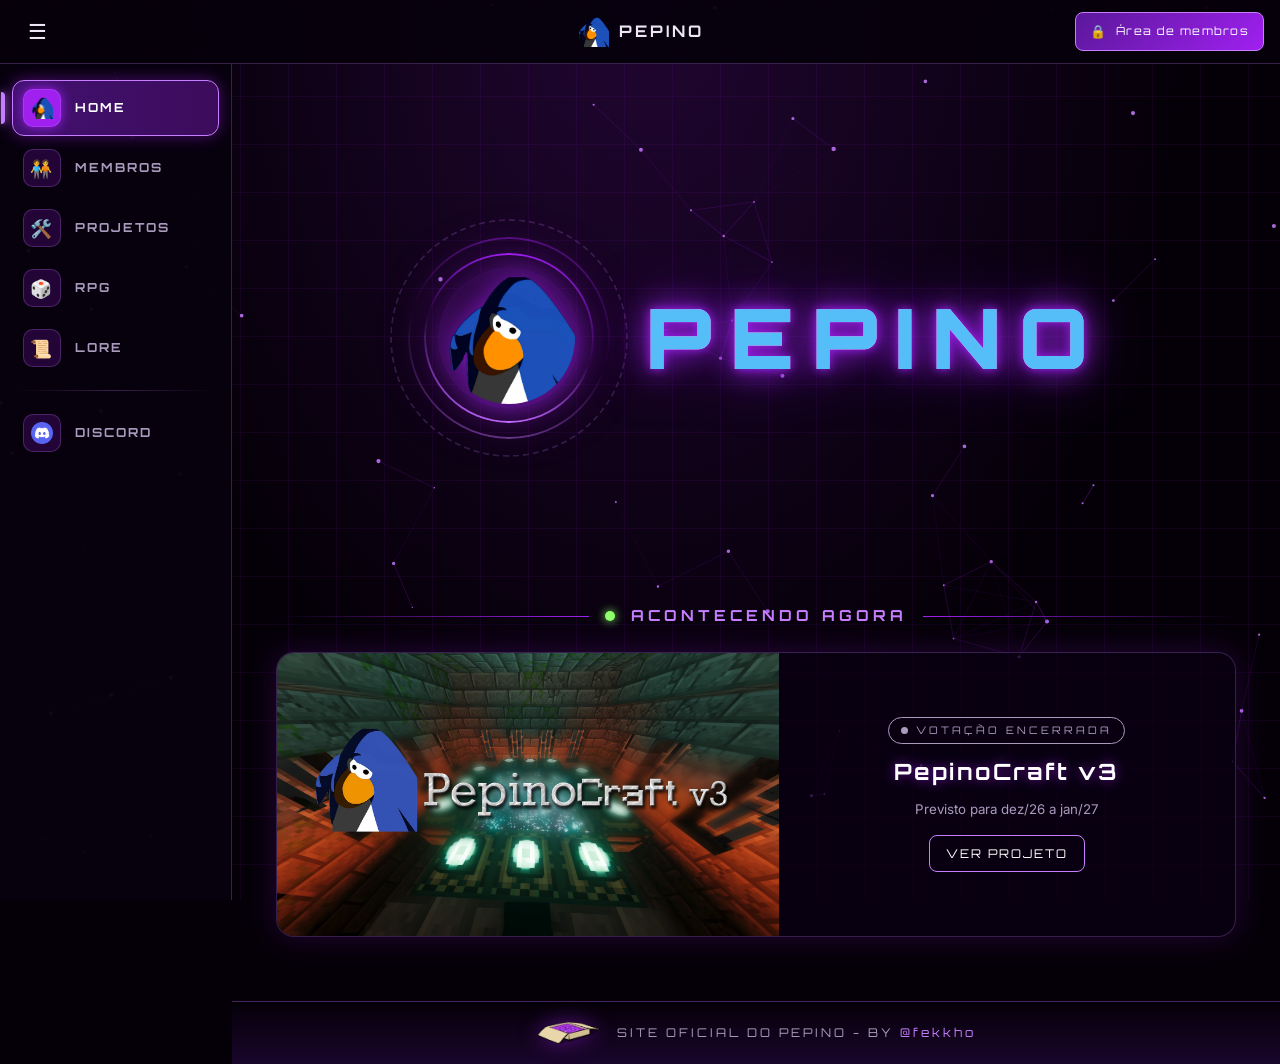
<file: index.html>
<!doctype html>
<html lang="pt-BR">
<head>
  <meta charset="utf-8">
  <meta name="viewport" content="width=device-width, initial-scale=1">
  <title>Pepino</title>
  <link rel="icon" href="images/favicon.png">
  <link rel="preconnect" href="https://fonts.googleapis.com">
  <link rel="preconnect" href="https://fonts.gstatic.com" crossorigin>
  <link href="https://fonts.googleapis.com/css2?family=Orbitron:wght@500;700;900&family=Inter:wght@400;500;600&display=swap" rel="stylesheet">
  <link rel="stylesheet" href="style.css">
  <style>
    /* ===== estilos só da página inicial ===== */
    .hero {
      min-height: 60vh;
      display: flex;
      flex-direction: column;
      align-items: center;
      justify-content: center;
      gap: 28px;
      padding: 48px 16px 40px;
      text-align: center;
      perspective: 900px;
    }

    /* logo dentro de um anel neon girando */
    .logo-box {
      position: relative;
      width: clamp(180px, 42vw, 280px);
      aspect-ratio: 1;
      display: grid;
      place-items: center;
      transform-style: preserve-3d;
      transition: transform 0.15s ease-out;
      cursor: pointer;
      animation: surgir 1.2s cubic-bezier(.2, .9, .3, 1.3) both;
    }
    .anel {
      position: absolute;
      inset: 0;
      border-radius: 50%;
      border: 2px solid transparent;
      background:
        conic-gradient(from 0deg, var(--roxo), transparent 30%, var(--roxo-claro) 50%, transparent 80%, var(--roxo)) border-box;
      -webkit-mask: linear-gradient(#000 0 0) padding-box, linear-gradient(#000 0 0);
      -webkit-mask-composite: xor;
      mask-composite: exclude;
      animation: girar 6s linear infinite;
      will-change: transform; /* gira "pronto", sem redesenhar o brilho a cada quadro */
      filter: drop-shadow(0 0 10px var(--roxo));
    }
    .anel.dois { inset: -16px; opacity: 0.45; animation-duration: 10s; animation-direction: reverse; }
    .anel.tres { inset: -34px; opacity: 0.2; border-style: dashed; background: none; border-color: var(--roxo-claro); animation-duration: 20s; filter: none; }
    .logo-box .nucleo {
      position: absolute;
      inset: 14px;
      border-radius: 50%;
      background: radial-gradient(circle, rgba(160, 32, 240, 0.35), rgba(5, 0, 8, 0.9) 70%);
      box-shadow: inset 0 0 40px rgba(160, 32, 240, 0.5), 0 0 60px rgba(160, 32, 240, 0.35);
    }
    .logo-box img {
      position: relative;
      width: 78%;
      aspect-ratio: 1;
      object-fit: cover;
      object-position: center 20%;
      border-radius: 50%;
      transform: translateZ(40px);
      filter: drop-shadow(0 0 16px rgba(160, 32, 240, 0.8));
      transition: transform 0.3s;
    }
    .logo-box.pulo img { animation: pulo 0.5s; }

    /* nome PEPINO com efeito glitch */
    .nome {
      position: relative;
      font-family: var(--fonte-titulo);
      font-weight: 900;
      font-size: clamp(3rem, 15vw, 8rem);
      letter-spacing: clamp(6px, 2vw, 18px);
      line-height: 1;
      color: #fff;
      text-shadow: 0 0 10px var(--roxo), 0 0 30px var(--roxo), 0 0 60px var(--roxo-escuro);
      animation: surgir 1.2s 0.2s cubic-bezier(.2, .9, .3, 1.3) both;
      user-select: none;
      margin-right: calc(-1 * clamp(6px, 2vw, 18px)); /* centraliza compensando o espaçamento */
    }
    .nome::before, .nome::after {
      content: attr(data-texto);
      position: absolute;
      inset: 0;
      opacity: 0.8;
      text-shadow: none;
    }
    .nome::before { color: #ff2bd6; animation: glitch 3s infinite steps(1); }
    .nome::after  { color: #2bd9ff; animation: glitch 3s 0.15s infinite steps(1) reverse; }

    /* tela larga: pinguim do lado do nome */
    @media (min-width: 1250px) {
      .hero { flex-direction: row; gap: clamp(40px, 4vw, 80px); }
      .logo-box { width: clamp(170px, 13vw, 240px); }
      .nome { font-size: clamp(4rem, 6.5vw, 8rem); }
    }

    /* ===== divisória "Acontecendo agora" ===== */
    .agora { max-width: 1000px; margin: 0 auto; padding: 0 20px 64px; }
    .divisoria {
      display: flex; align-items: center; gap: 16px;
      margin-bottom: 24px;
      font-family: var(--fonte-titulo); font-size: 0.95rem; letter-spacing: 4px;
      text-transform: uppercase; color: var(--roxo-claro); white-space: nowrap;
    }
    .divisoria::before, .divisoria::after { content: ""; flex: 1; height: 1px; }
    .divisoria::before { background: linear-gradient(90deg, transparent, var(--roxo)); }
    .divisoria::after { background: linear-gradient(90deg, var(--roxo), transparent); }
    .divisoria .ao-vivo {
      width: 10px; height: 10px; border-radius: 50%;
      background: #8dff6a; box-shadow: 0 0 10px #8dff6a; animation: piscar 1.4s infinite;
    }
    @keyframes piscar { 50% { opacity: 0.3; } }

    .eventos { display: grid; gap: 20px; }
    .evento {
      display: grid; grid-template-columns: 1.1fr 1fr;
      background: rgba(10, 0, 20, 0.75);
      border: 1px solid var(--borda); border-radius: 18px; overflow: hidden;
      box-shadow: 0 0 30px rgba(160, 32, 240, 0.2);
      transition: border-color 0.3s, box-shadow 0.3s, transform 0.3s;
    }
    .evento:hover { border-color: var(--roxo-claro); box-shadow: 0 0 40px rgba(160, 32, 240, 0.45); transform: translateY(-4px); }
    .evento .capa { display: block; overflow: hidden; }
    .evento .capa img { width: 100%; height: 100%; object-fit: cover; aspect-ratio: 16 / 9; transition: transform 0.5s; }
    .evento:hover .capa img { transform: scale(1.05); }
    .evento .info { padding: 24px; display: flex; flex-direction: column; justify-content: center; gap: 10px; text-align: center; align-items: center; }
    .evento .selo {
      display: inline-flex; align-items: center; gap: 8px;
      padding: 4px 12px; border-radius: 999px; border: 1px solid #8dff6a; color: #8dff6a;
      font-family: var(--fonte-titulo); font-size: 0.65rem; letter-spacing: 3px; text-transform: uppercase;
    }
    .evento .selo::before { content: ""; width: 7px; height: 7px; border-radius: 50%; background: #8dff6a; box-shadow: 0 0 8px #8dff6a; animation: piscar 1.4s infinite; }
    .evento.encerrado .selo { border-color: var(--texto-fraco); color: var(--texto-fraco); }
    .evento.encerrado .selo::before { background: var(--texto-fraco); box-shadow: none; animation: none; }
    .evento h3 { font-family: var(--fonte-titulo); font-size: 1.4rem; letter-spacing: 2px; color: #fff; text-shadow: 0 0 12px rgba(160, 32, 240, 0.7); }
    .evento h3 a { color: inherit; text-decoration: none; }
    .evento small { color: var(--texto-fraco); }
    .mini-contador { display: flex; gap: 8px; margin: 4px 0; }
    .mini-contador div {
      min-width: 58px; padding: 8px 6px 6px; border-radius: 10px;
      background: rgba(160, 32, 240, 0.15); border: 1px solid var(--borda);
    }
    .mini-contador b {
      display: block; font-family: var(--fonte-titulo); font-size: 1.4rem; line-height: 1; color: #fff;
      text-shadow: 0 0 10px var(--roxo); font-variant-numeric: tabular-nums;
    }
    .mini-contador span { font-size: 0.6rem; letter-spacing: 2px; text-transform: uppercase; color: var(--texto-fraco); }
    .evento .acoes { display: flex; gap: 10px; flex-wrap: wrap; justify-content: center; margin-top: 4px; }
    .evento .acoes .botao { padding: 8px 16px; font-size: 0.75rem; }
    .botao.vazado { background: transparent; }
    @media (max-width: 700px) {
      .evento { grid-template-columns: 1fr; }
      .evento .info { padding: 18px; }
      .mini-contador div { min-width: 52px; }
    }

    @keyframes girar { to { transform: rotate(360deg); } }
    @keyframes surgir { from { opacity: 0; transform: scale(0.6); filter: blur(10px); } }
    @keyframes pulo {
      30% { transform: translateZ(40px) scale(1.15) rotate(-8deg); }
      60% { transform: translateZ(40px) scale(0.95) rotate(6deg); }
    }
    @keyframes glitch {
      0%, 86%, 100% { clip-path: inset(0 0 100% 0); transform: none; }
      88% { clip-path: inset(10% 0 60% 0); transform: translate(-6px, 2px); }
      91% { clip-path: inset(55% 0 20% 0); transform: translate(6px, -2px); }
      94% { clip-path: inset(30% 0 40% 0); transform: translate(-3px, 1px); }
      97% { clip-path: inset(70% 0 5% 0);  transform: translate(4px, 0); }
    }
  </style>
</head>
<body>
  <main>
    <section class="hero">
      <div class="logo-box" id="logo" title="Clique em mim">
        <span class="anel tres"></span>
        <span class="anel dois"></span>
        <span class="anel"></span>
        <span class="nucleo"></span>
        <img src="images/favicon.png" alt="Logo do Pepino">
      </div>
      <h1 class="nome" data-texto="PEPINO">PEPINO</h1>
    </section>

    <!-- Acontecendo agora: pra adicionar outro evento, copie o bloco <article class="evento">...</article> -->
    <section class="agora">
      <h2 class="divisoria"><span class="ao-vivo"></span>Acontecendo agora</h2>
      <div class="eventos">
        <article class="evento" id="evento-pcv3">
          <a class="capa" href="pcv3.html"><img src="images/pepinocraftv3.png" alt="PepinoCraft v3"></a>
          <div class="info">
            <span class="selo" id="pcv3-status">Votação aberta</span>
            <h3><a href="pcv3.html">PepinoCraft v3</a></h3>
            <small id="pcv3-sub">A votação acaba em</small>
            <div class="mini-contador" id="pcv3-timer">
              <div><b id="t-d">--</b><span>dias</span></div>
              <div><b id="t-h">--</b><span>horas</span></div>
              <div><b id="t-m">--</b><span>min</span></div>
              <div><b id="t-s">--</b><span>seg</span></div>
            </div>
            <small>Previsto para dez/26 a jan/27</small>
            <div class="acoes">
              <a class="botao" id="pcv3-votar" href="https://forms.gle/6Ws1Kw6asQSCwRWd9" target="_blank" rel="noopener">🗳 Votar</a>
              <a class="botao vazado" href="pcv3.html">Ver projeto</a>
            </div>
          </div>
        </article>
      </div>
    </section>
  </main>

  <script src="script.js"></script>
  <script>
    // logo inclina seguindo o mouse (efeito 3D)
    const logo = document.getElementById("logo");
    addEventListener("pointermove", (e) => {
      const x = (e.clientX / innerWidth - 0.5) * 30;
      const y = (e.clientY / innerHeight - 0.5) * -30;
      logo.style.transform = `rotateY(${x}deg) rotateX(${y}deg)`;
    });
    // contador do PepinoCraft v3 em "Acontecendo agora" (mesma data da página do projeto)
    const FIM_VOTACAO = new Date("2026-11-28T12:00:00-03:00");
    function atualizarEvento() {
      const falta = Math.floor((FIM_VOTACAO - Date.now()) / 1000);
      if (falta <= 0) {
        clearInterval(timerEvento);
        document.getElementById("evento-pcv3").classList.add("encerrado");
        document.getElementById("pcv3-status").textContent = "Votação encerrada";
        document.getElementById("pcv3-sub").style.display = "none";
        document.getElementById("pcv3-timer").style.display = "none";
        document.getElementById("pcv3-votar").style.display = "none";
        return;
      }
      const z = (n) => String(n).padStart(2, "0");
      document.getElementById("t-d").textContent = Math.floor(falta / 86400);
      document.getElementById("t-h").textContent = z(Math.floor((falta % 86400) / 3600));
      document.getElementById("t-m").textContent = z(Math.floor((falta % 3600) / 60));
      document.getElementById("t-s").textContent = z(falta % 60);
    }
    const timerEvento = setInterval(atualizarEvento, 1000);
    atualizarEvento();

    // clicar no pinguim faz ele pular
    logo.addEventListener("click", () => {
      logo.classList.remove("pulo");
      void logo.offsetWidth;
      logo.classList.add("pulo");
    });
  </script>
</body>
</html>
</file>
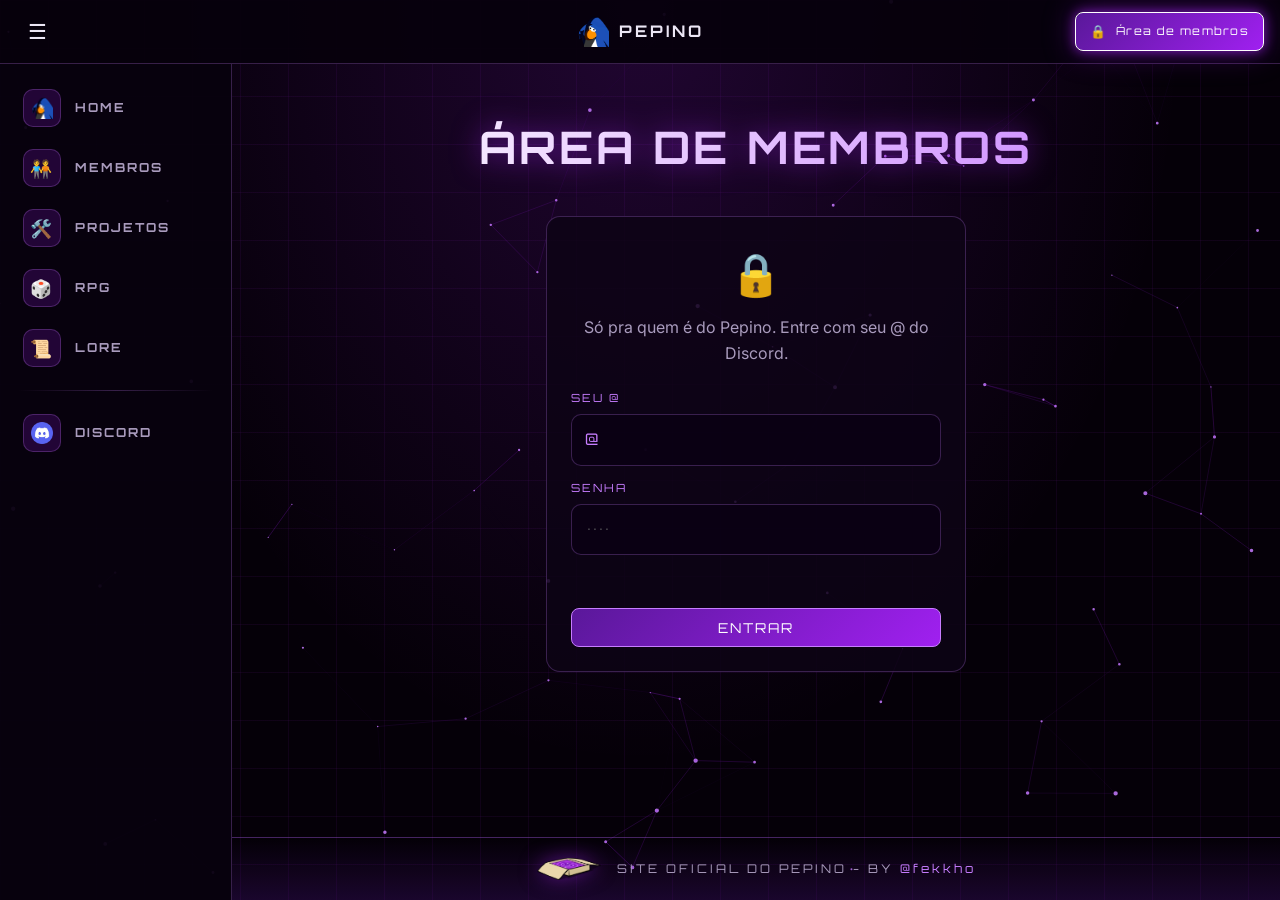
<file: area.html>
<!doctype html>
<html lang="pt-BR">
<head>
  <meta charset="utf-8">
  <meta name="viewport" content="width=device-width, initial-scale=1">
  <title>Área de membros · Pepino</title>
  <link rel="icon" href="images/favicon.png">
  <link href="https://fonts.googleapis.com/css2?family=Orbitron:wght@500;700;900&family=Inter:wght@400;500;600&display=swap" rel="stylesheet">
  <link rel="stylesheet" href="style.css">
  <style>
    .caixa { max-width: 420px; margin: 0 auto; text-align: center; }
    .caixa .cadeado { font-size: 2.6rem; margin-bottom: 8px; }
    .caixa p.sub { color: var(--texto-fraco); margin-bottom: 24px; }
    .form { display: flex; flex-direction: column; gap: 14px; text-align: left; }
    .form label { font-family: var(--fonte-titulo); font-size: 0.7rem; letter-spacing: 2px; text-transform: uppercase; color: var(--roxo-claro); }
    .campo { position: relative; display: block; }
    .campo .arroba-fixa { position: absolute; left: 14px; top: calc(50% + 3px); transform: translateY(-50%); color: var(--roxo-claro); font-size: 1rem; text-transform: none; letter-spacing: 0; pointer-events: none; }
    .form input {
      width: 100%; margin-top: 6px; padding: 12px 14px;
      background: rgba(10, 0, 20, 0.8); color: #fff;
      border: 1px solid var(--borda); border-radius: 10px;
      font: inherit; font-size: 1rem;
      transition: border-color 0.25s, box-shadow 0.25s;
    }
    .form #usuario { padding-left: 32px; }
    .form input:focus { outline: none; border-color: var(--roxo-claro); box-shadow: 0 0 14px rgba(160, 32, 240, 0.5); }
    .form .botao { justify-content: center; margin-top: 6px; border: 1px solid var(--roxo-claro); }
    .erro { min-height: 1.4em; color: #ff7a7a; font-size: 0.85rem; text-align: center; }
    .tremer { animation: tremer 0.4s; }
    @keyframes tremer { 20%, 60% { transform: translateX(-8px); } 40%, 80% { transform: translateX(8px); } }

    /* em obras */
    .obras { text-align: center; }
    .obras .ola { font-family: var(--fonte-titulo); font-size: 1.1rem; letter-spacing: 2px; margin-bottom: 20px; }
    .obras .ola b { color: var(--roxo-claro); }
    .faixa {
      height: 18px; border-radius: 6px; margin: 0 auto 28px; max-width: 520px;
      background: repeating-linear-gradient(-45deg, #ffd54a 0 18px, #111 18px 36px);
      background-size: 51px 100%;
      animation: faixa 1.2s linear infinite;
      box-shadow: 0 0 18px rgba(255, 213, 74, 0.35);
    }
    @keyframes faixa { to { background-position: 51px 0; } }
    .obras { position: relative; }
    .obras .gif-obras { width: 150px; height: auto; margin: 0 auto; image-rendering: auto; }
    /* Rory "supervisionando" a obra no canto do card */
    .obras .rory {
      position: absolute; left: 8%; top: 130px;
      height: 190px; width: auto;
      filter: drop-shadow(0 6px 14px rgba(0, 0, 0, 0.6));
      transform-origin: bottom center;
      cursor: pointer;
      -webkit-tap-highlight-color: transparent;
    }
    /* easter egg: clicou, ele dá uma "amassadinha" e toca o áudio */
    .obras .rory.falando { animation: rory-clique 0.35s ease; }
    @keyframes rory-clique { 40% { transform: scale(1.08, 0.92); } }
    @media (max-width: 700px) {
      .obras .rory { position: static; display: block; height: 130px; margin: 20px auto -8px; }
    }
    .obras h2 { font-family: var(--fonte-titulo); font-size: clamp(1.3rem, 4vw, 1.8rem); letter-spacing: 3px; margin: 12px 0 10px; color: #fff; text-shadow: 0 0 14px rgba(160, 32, 240, 0.7); }
    .obras p { color: var(--texto-fraco); }
    .obras .botao { margin-top: 28px; }
    [hidden] { display: none !important; }
  </style>
</head>
<body>
  <main class="container">
    <h1 class="titulo">Área de membros</h1>

    <!-- tela de login -->
    <section id="tela-login" class="cartao caixa" hidden>
      <div class="cadeado">🔒</div>
      <p class="sub">Só pra quem é do Pepino. Entre com seu @ do Discord.</p>
      <form class="form" id="form-login" autocomplete="off">
        <label>Seu @
          <span class="campo"><span class="arroba-fixa">@</span><input id="usuario" type="text" required autocapitalize="none" spellcheck="false"></span>
        </label>
        <label>Senha
          <input id="senha" type="password" placeholder="••••" required>
        </label>
        <div class="erro" id="erro"></div>
        <button class="botao" type="submit">Entrar</button>
      </form>
    </section>

    <!-- depois de entrar: em obras (troque o conteúdo daqui quando decidir o que vai ter) -->
    <section id="tela-membro" class="cartao obras" hidden>
      <p class="ola">Bem-vindo, <b id="nome-membro"></b>!</p>
      <div class="faixa"></div>
      <img class="gif-obras" src="images/obraspeng.gif" alt="Pinguim trabalhando na obra">
      <h2>Em obras</h2>
      <p>Essa área ainda está sendo construída. Volte em breve!</p>
      <button class="botao" id="sair" type="button">Sair</button>
      <img class="rory" id="rory" src="images/rory.webp" alt="Rory">
      <audio id="audio-rory" src="audio/makitao.mp3" preload="none"></audio>
    </section>
  </main>
  <script src="script.js"></script>
  <script>
    const telaLogin = document.getElementById("tela-login");
    const telaMembro = document.getElementById("tela-membro");

    function mostrar() {
      const quem = usuarioLogado();
      telaLogin.hidden = !!quem;
      telaMembro.hidden = !quem;
      if (quem) {
        document.getElementById("nome-membro").textContent = "@" + quem;
        recolherLateral(); // logado: a barra lateral já abre recolhida
      }
    }

    async function hash(texto) {
      const dados = new TextEncoder().encode(texto);
      const h = await crypto.subtle.digest("SHA-256", dados);
      return [...new Uint8Array(h)].map((b) => b.toString(16).padStart(2, "0")).join("");
    }

    document.getElementById("form-login").addEventListener("submit", async (e) => {
      e.preventDefault();
      const erro = document.getElementById("erro");
      const usuario = document.getElementById("usuario").value.trim().replace(/^@/, "").toLowerCase();
      const senha = document.getElementById("senha").value;
      let mensagem = "";
      if (LOGIN_EX.includes(usuario)) mensagem = "Você não pode entrar aqui.";
      else if (LOGIN_OCIOSOS.includes(usuario)) mensagem = "Atualmente você não está autorizado a entrar aqui.";
      else if (!LOGIN_ATIVOS.includes(usuario)) mensagem = "Esse usuário não faz parte dos membros do Pepino.";
      else if ((await hash(senha)) !== LOGIN_SENHA_HASH) mensagem = "Senha incorreta.";
      if (mensagem) {
        erro.textContent = mensagem;
        telaLogin.classList.remove("tremer"); void telaLogin.offsetWidth; telaLogin.classList.add("tremer");
        return;
      }
      try { localStorage.setItem("pepino-membro", usuario); } catch (err) {}
      // se veio de outra página (ex: area.html?voltar=lore.html), volta pra ela
      const voltar = new URLSearchParams(location.search).get("voltar");
      if (voltar && /^[a-z0-9-]+\.html$/.test(voltar)) location.href = voltar;
      else location.reload(); // recarrega pra atualizar o botão do cabeçalho
    });

    document.getElementById("sair").addEventListener("click", () => {
      try { localStorage.removeItem("pepino-membro"); } catch (err) {}
      location.reload();
    });

    // easter egg: clicar no Rory toca o áudio (clicar de novo recomeça)
    const rory = document.getElementById("rory");
    const audioRory = document.getElementById("audio-rory");
    rory.addEventListener("click", () => {
      audioRory.currentTime = 0;
      audioRory.play().catch(() => {});
      rory.classList.remove("falando"); void rory.offsetWidth; rory.classList.add("falando");
    });

    mostrar();
  </script>
</body>
</html>
</file>
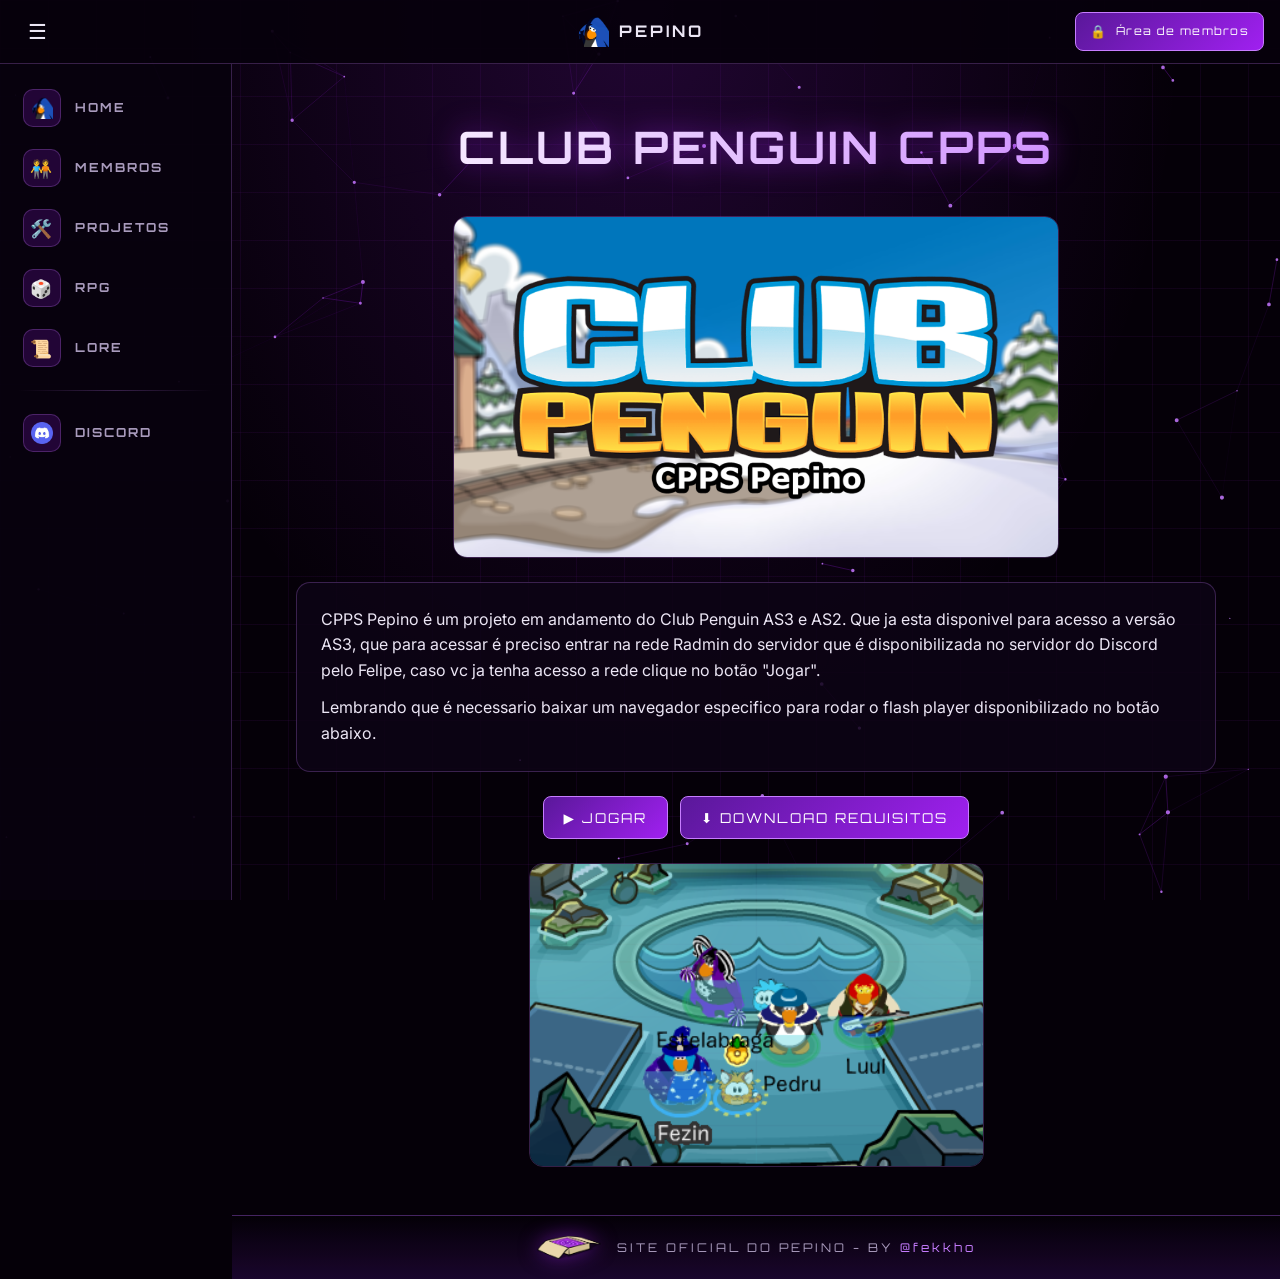
<file: cpps.html>
<!doctype html>
<html lang="pt-BR">
<head>
  <meta charset="utf-8">
  <meta name="viewport" content="width=device-width, initial-scale=1">
  <title>CPPS · Pepino</title>
  <link rel="icon" href="images/favicon.png">
  <link href="https://fonts.googleapis.com/css2?family=Orbitron:wght@500;700;900&family=Inter:wght@400;500;600&display=swap" rel="stylesheet">
  <link rel="stylesheet" href="style.css">
</head>
<body>
  <main class="container">
    <h1 class="titulo">Club Penguin CPPS</h1>
    <img src="images/cpps.png" alt="CPPS Pepino" style="max-height: 38vh; width: auto; border-radius: 14px; border: 1px solid var(--borda); margin: 0 auto 24px;">
    <div class="cartao">
      <p>CPPS Pepino é um projeto em andamento do Club Penguin AS3 e AS2. Que ja esta disponivel para acesso a versão AS3, que para acessar é preciso entrar na rede Radmin do servidor que é disponibilizada no servidor do Discord pelo Felipe, caso vc ja tenha acesso a rede clique no botão "Jogar".</p>
      <p>Lembrando que é necessario baixar um navegador especifico para rodar o flash player disponibilizado no botão abaixo.</p>
    </div>
    <div class="botoes-linha">
      <a class="botao" href="http://26.7.123.19/pt/#/login" target="_blank" rel="noopener">▶ Jogar</a>
      <a class="botao" href="https://drive.google.com/drive/folders/1AU86T13ohE0QfcCUHFA6S9li8wzKq5P_?usp=sharing" target="_blank" rel="noopener">⬇ Download Requisitos</a>
    </div>
    <img src="images/image.png" alt="" style="border-radius: 14px; border: 1px solid var(--borda); margin: 0 auto;">
  </main>
  <script src="script.js"></script>
</body>
</html>
</file>
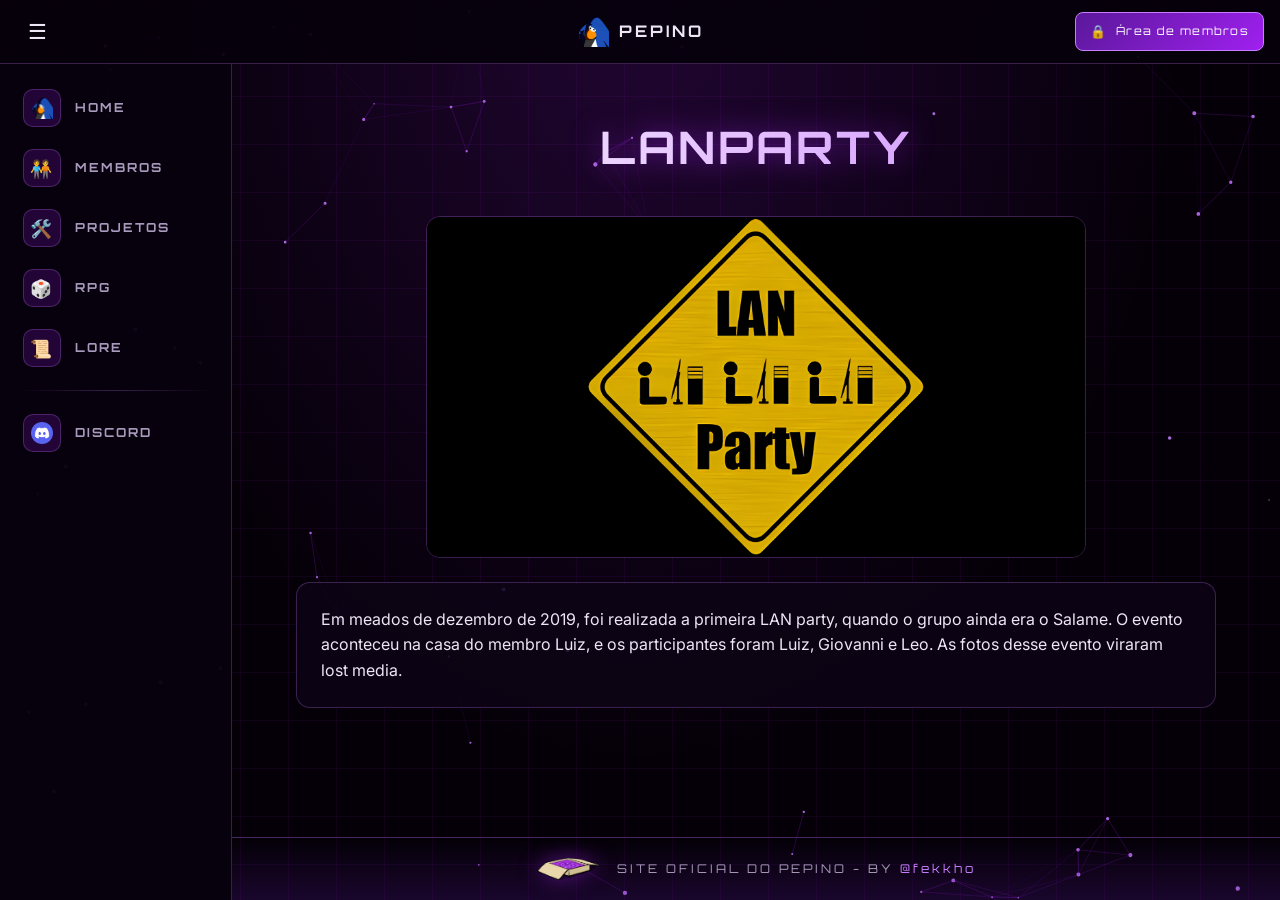
<file: lanparty.html>
<!doctype html>
<html lang="pt-BR">
<head>
  <meta charset="utf-8">
  <meta name="viewport" content="width=device-width, initial-scale=1">
  <title>LanParty · Pepino</title>
  <link rel="icon" href="images/favicon.png">
  <link href="https://fonts.googleapis.com/css2?family=Orbitron:wght@500;700;900&family=Inter:wght@400;500;600&display=swap" rel="stylesheet">
  <link rel="stylesheet" href="style.css">
</head>
<body>
  <main class="container">
    <h1 class="titulo">LanParty</h1>
    <img src="images/lanparty1.png" alt="LanParty" style="max-height: 38vh; width: auto; border-radius: 14px; border: 1px solid var(--borda); margin: 0 auto 24px;">
    <div class="cartao">
      <p>Em meados de dezembro de 2019, foi realizada a primeira LAN party, quando o grupo ainda era o Salame. O evento aconteceu na casa do membro Luiz, e os participantes foram Luiz, Giovanni e Leo. As fotos desse evento viraram lost media.</p>
    </div>
  </main>
  <script src="script.js"></script>
</body>
</html>
</file>
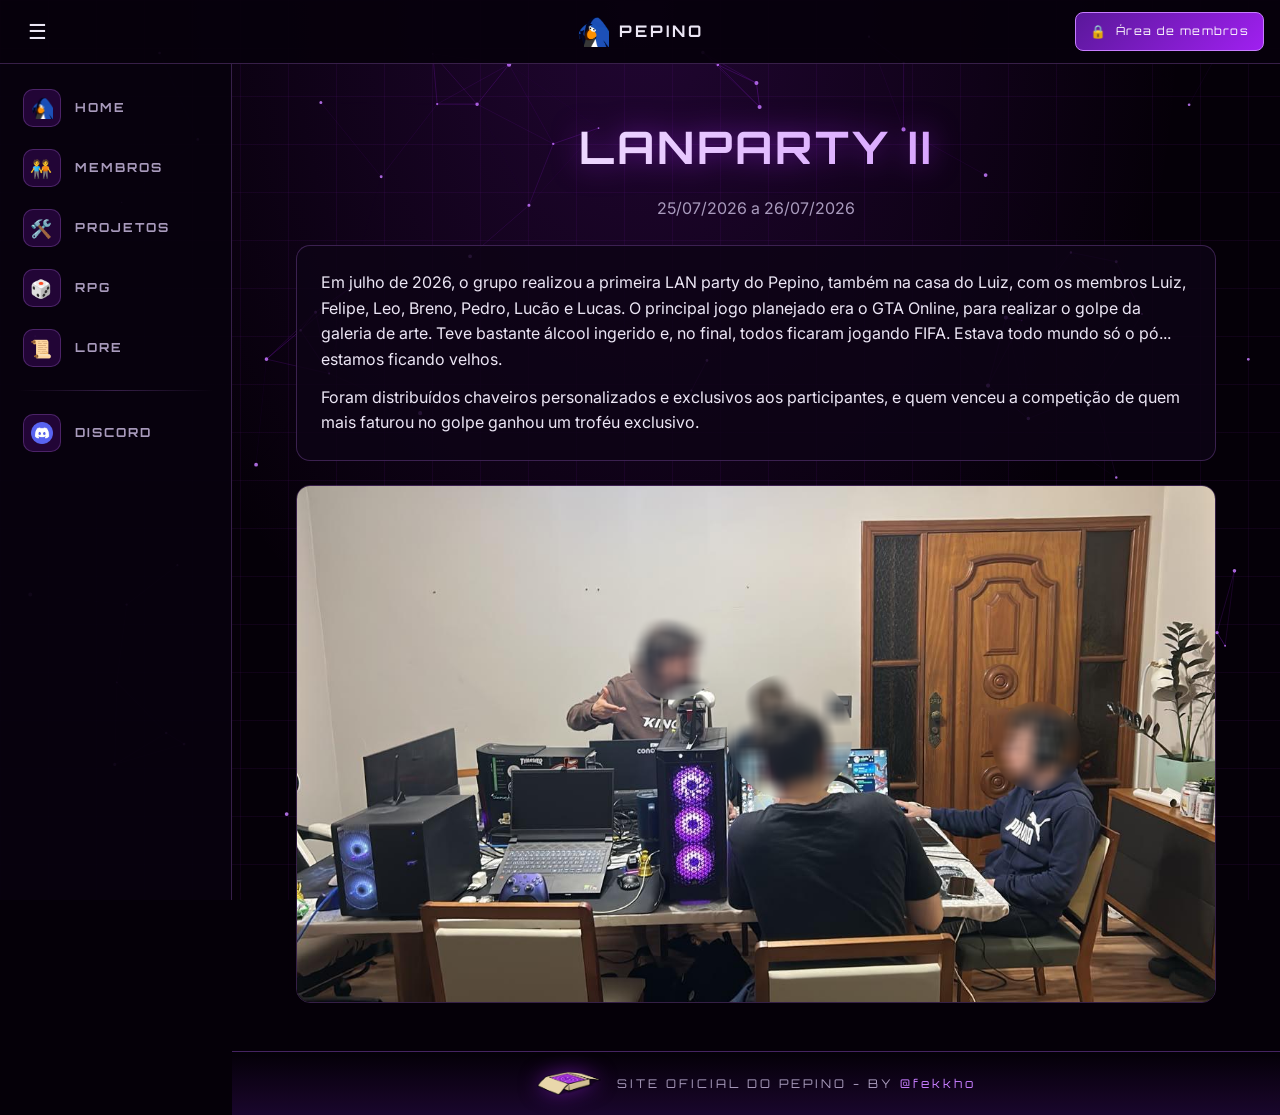
<file: lanparty2.html>
<!doctype html>
<html lang="pt-BR">
<head>
  <meta charset="utf-8">
  <meta name="viewport" content="width=device-width, initial-scale=1">
  <title>LanParty II · Pepino</title>
  <link rel="icon" href="images/favicon.png">
  <link href="https://fonts.googleapis.com/css2?family=Orbitron:wght@500;700;900&family=Inter:wght@400;500;600&display=swap" rel="stylesheet">
  <link rel="stylesheet" href="style.css">
</head>
<body>
  <main class="container">
    <h1 class="titulo">LanParty II</h1>
    <p class="centro" style="color: var(--texto-fraco); margin: -20px 0 24px;">25/07/2026 a 26/07/2026</p>
    <div class="cartao">
      <p>Em julho de 2026, o grupo realizou a primeira LAN party do Pepino, também na casa do Luiz, com os membros Luiz, Felipe, Leo, Breno, Pedro, Lucão e Lucas. O principal jogo planejado era o GTA Online, para realizar o golpe da galeria de arte. Teve bastante álcool ingerido e, no final, todos ficaram jogando FIFA. Estava todo mundo só o pó... estamos ficando velhos.</p>
      <p>Foram distribuídos chaveiros personalizados e exclusivos aos participantes, e quem venceu a competição de quem mais faturou no golpe ganhou um troféu exclusivo.</p>
    </div>
    <a href="parabens.html" title="🏆" style="display: block; margin-top: 24px;">
      <img src="images/lanparty2-foto.png" alt="Foto da LanParty II" style="border-radius: 14px; border: 1px solid var(--borda); margin: 0 auto;">
    </a>
  </main>
  <script src="script.js"></script>
</body>
</html>
</file>
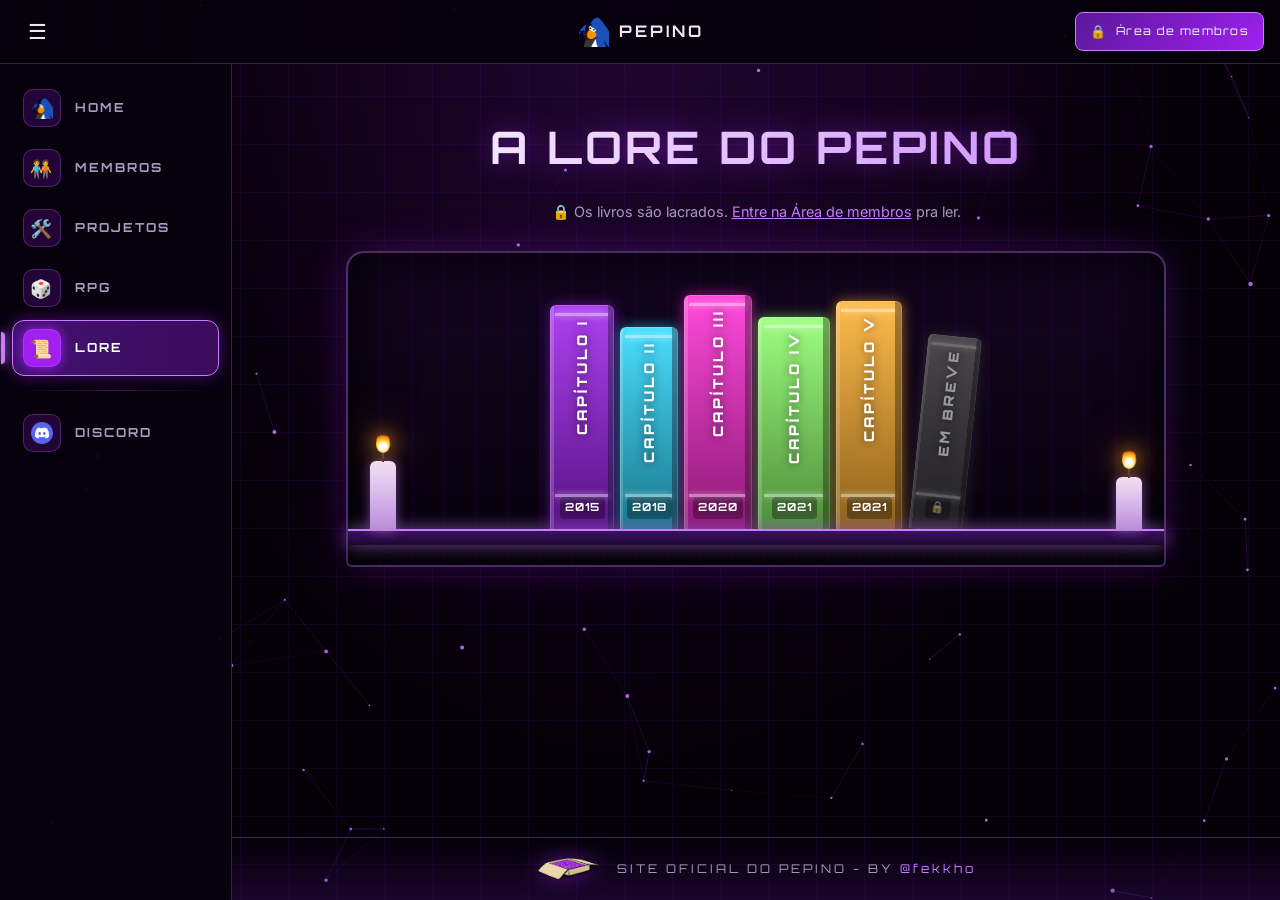
<file: lore.html>
<!doctype html>
<html lang="pt-BR">
<head>
  <meta charset="utf-8">
  <meta name="viewport" content="width=device-width, initial-scale=1">
  <title>Lore · Pepino</title>
  <link rel="icon" href="images/favicon.png">
  <link href="https://fonts.googleapis.com/css2?family=Orbitron:wght@500;700;900&family=Inter:wght@400;500;600&display=swap" rel="stylesheet">
  <link rel="stylesheet" href="style.css">
  <style>
    .dica-estante { text-align: center; color: var(--texto-fraco); margin: -16px 0 28px; font-size: 0.9rem; }
    .dica-estante a { color: var(--roxo-claro); }

    /* aviso "só membros" */
    .aviso {
      position: fixed; inset: 0; z-index: 110; display: grid; place-items: center; padding: 20px;
      background: rgba(3, 0, 6, 0.9);
      opacity: 0; visibility: hidden; transition: opacity 0.3s, visibility 0.3s;
    }
    .aviso.aberto { opacity: 1; visibility: visible; }
    .aviso-caixa {
      position: relative; max-width: 420px; text-align: center; padding: 32px 26px;
      background: linear-gradient(160deg, #1a0830, #0b0313); border: 1px solid var(--roxo-claro); border-radius: 16px;
      box-shadow: 0 0 40px rgba(160, 32, 240, 0.45);
      transform: scale(0.9); transition: transform 0.3s cubic-bezier(.2, .9, .3, 1.3);
    }
    .aviso.aberto .aviso-caixa { transform: none; }
    .aviso-caixa .cadeado { font-size: 2.8rem; margin-bottom: 8px; }
    .aviso-caixa h2 { font-family: var(--fonte-titulo); font-size: 1.05rem; letter-spacing: 2px; margin-bottom: 10px; color: #fff; }
    .aviso-caixa p { color: var(--texto-fraco); margin-bottom: 22px; }
    .aviso-caixa .acoes { display: flex; gap: 10px; justify-content: center; flex-wrap: wrap; }
    .aviso-caixa .botao { padding: 10px 16px; font-size: 0.75rem; }
    .botao.vazado { background: transparent; }

    /* ===== ESTANTE ===== */
    .estante {
      position: relative;
      max-width: 820px;
      margin: 0 auto;
      padding: 28px 70px 0;
      border-radius: 18px 18px 6px 6px;
      background:
        linear-gradient(90deg, rgba(160, 32, 240, 0.08) 1px, transparent 1px) 0 0 / 32px 32px,
        linear-gradient(180deg, #12051f, #07020c);
      border: 2px solid rgba(199, 125, 255, 0.35);
      box-shadow: inset 0 0 60px rgba(0, 0, 0, 0.9), 0 0 40px rgba(160, 32, 240, 0.25);
    }
    .prateleira {
      display: flex;
      align-items: flex-end;
      justify-content: center;
      gap: 6px;
      min-height: 250px;
      padding: 0 10px;
      position: relative;
    }
    /* tábua da prateleira em neon */
    .prateleira::after {
      content: "";
      position: absolute;
      left: -70px; right: -70px; bottom: -14px;
      height: 14px;
      background: linear-gradient(180deg, #3a1260, #1b0730);
      border-top: 2px solid var(--roxo-claro);
      box-shadow: 0 0 18px rgba(199, 125, 255, 0.6), 0 8px 20px rgba(0, 0, 0, 0.7);
    }
    .estante-base { height: 34px; }

    /* ===== LIVROS ===== */
    .livro {
      --cor: #a020f0;
      position: relative;
      width: var(--larg, 62px);
      height: var(--alt, 220px);
      transform: rotate(var(--giro, 0deg));
      transform-origin: bottom center;
      border: none;
      border-radius: 6px 6px 3px 3px;
      cursor: pointer;
      color: #fff;
      font: inherit;
      background:
        linear-gradient(90deg, rgba(255, 255, 255, 0.18) 0 6%, transparent 6% 90%, rgba(0, 0, 0, 0.35) 90%),
        linear-gradient(180deg, color-mix(in srgb, var(--cor) 85%, #fff), color-mix(in srgb, var(--cor) 55%, #000));
      box-shadow: 0 0 14px color-mix(in srgb, var(--cor) 55%, transparent), inset 0 0 0 1px rgba(255, 255, 255, 0.15);
      transition: transform 0.3s cubic-bezier(.2, .9, .3, 1.3), box-shadow 0.3s, filter 0.3s;
      display: flex;
      flex-direction: column;
      align-items: center;
      justify-content: space-between;
      padding: 14px 0 12px;
    }
    /* faixas decorativas da lombada */
    .livro::before, .livro::after {
      content: ""; position: absolute; left: 8%; right: 10%; height: 3px;
      background: rgba(255, 255, 255, 0.45); box-shadow: 0 0 6px rgba(255, 255, 255, 0.5);
    }
    .livro::before { top: 8px; }
    .livro::after { bottom: 34px; }
    .livro .lombada {
      writing-mode: vertical-rl;
      transform: rotate(180deg);
      font-family: var(--fonte-titulo);
      font-weight: 900;
      font-size: 0.85rem;
      letter-spacing: 3px;
      text-transform: uppercase;
      text-shadow: 0 0 8px rgba(0, 0, 0, 0.6);
      white-space: nowrap;
    }
    .livro .ano {
      font-family: var(--fonte-titulo);
      font-size: 0.7rem;
      font-weight: 700;
      letter-spacing: 1px;
      background: rgba(0, 0, 0, 0.35);
      padding: 2px 5px;
      border-radius: 4px;
    }
    .livro:hover, .livro:focus-visible {
      transform: translateY(-18px) rotate(var(--giro, 0deg));
      box-shadow: 0 0 26px var(--cor), 0 0 50px color-mix(in srgb, var(--cor) 50%, transparent);
      outline: none;
      z-index: 2;
    }
    /* livro trancado (em breve) */
    .livro.trancado { filter: grayscale(0.7) brightness(0.6); cursor: not-allowed; }
    .livro.trancado:hover { transform: rotate(var(--giro, 0deg)); filter: grayscale(0.7) brightness(0.75); box-shadow: none; }
    .livro.trancado.balanca { animation: balanca 0.4s; }
    @keyframes balanca { 25% { transform: rotate(-4deg); } 75% { transform: rotate(4deg); } }

    /* ===== VELAS NEON ===== */
    .vela {
      position: absolute; bottom: 34px; width: 26px; height: 70px; z-index: 95; /* fica acima da escuridão */
      padding: 0; border: none; cursor: pointer;
      border-radius: 6px 6px 3px 3px;
      background: linear-gradient(180deg, #f3e6ff, #b98ad8);
      box-shadow: 0 0 12px rgba(199, 125, 255, 0.5);
      transition: box-shadow 0.4s, filter 0.4s;
      -webkit-tap-highlight-color: transparent;
    }
    .vela:focus-visible { outline: 2px solid var(--roxo-claro); outline-offset: 4px; }
    /* vela apagada: sem chama, mas com um contorno fraquinho pra dar pra achar no escuro */
    .vela.apagada { filter: brightness(0.75); box-shadow: 0 0 8px rgba(199, 125, 255, 0.45); }
    .vela.apagada::after { opacity: 0; animation: none; transform: translateX(-50%) scale(0.2); }
    .vela::after { transition: opacity 0.3s, transform 0.3s; }
    .fumaca {
      position: absolute; top: -16px; left: 50%; width: 8px; height: 8px; border-radius: 50%;
      background: rgba(210, 200, 225, 0.7); filter: blur(2px); pointer-events: none;
      animation: fumaca 1.4s ease-out forwards;
    }
    .fumaca.f2 { animation-delay: 0.15s; left: 40%; }
    .fumaca.f3 { animation-delay: 0.3s; left: 60%; }
    @keyframes fumaca {
      0% { transform: translate(-50%, 0) scale(1); opacity: 0.8; }
      100% { transform: translate(-30%, -60px) scale(3.5); opacity: 0; }
    }

    /* escuridão do site: 1 vela apagada = meio escuro, 2 = escuro */
    .escuridao {
      position: fixed; inset: 0; z-index: 90; pointer-events: none;
      background: radial-gradient(circle at 50% 45%, rgba(0, 0, 0, 0.85), #000);
      opacity: 0; transition: opacity 0.9s ease;
    }
    .escuridao.meia { opacity: 0.5; }
    .escuridao.total { opacity: 0.85; }
    .vela.esq { left: 22px; }
    .vela.dir { right: 22px; height: 54px; }
    .vela::before { /* pavio */
      content: ""; position: absolute; top: -8px; left: 50%; width: 2px; height: 9px; background: #333; transform: translateX(-50%);
    }
    .vela::after { /* chama */
      content: ""; position: absolute; top: -30px; left: 50%; width: 14px; height: 22px;
      border-radius: 50% 50% 50% 50% / 60% 60% 40% 40%;
      background: radial-gradient(circle at 50% 70%, #fff 0 20%, #ffd54a 35%, #ff7b00 60%, transparent 70%);
      transform: translateX(-50%);
      filter: drop-shadow(0 0 10px #ffb02e) drop-shadow(0 0 22px rgba(255, 120, 0, 0.6));
      animation: chama 1.6s ease-in-out infinite alternate;
      will-change: transform;
    }
    @keyframes chama {
      0% { transform: translateX(-50%) scale(1, 1) rotate(-2deg); }
      50% { transform: translateX(-50%) scale(0.9, 1.1) rotate(2deg); }
      100% { transform: translateX(-50%) scale(1.05, 0.95) rotate(-1deg); }
    }

    /* ===== LIVRO ABERTO (janela) ===== */
    .leitor {
      position: fixed; inset: 0; z-index: 100;
      display: grid; place-items: center; padding: 20px;
      background: rgba(3, 0, 6, 0.9);
      opacity: 0; visibility: hidden; transition: opacity 0.3s, visibility 0.3s;
    }
    .leitor.aberto { opacity: 1; visibility: visible; }
    /* capa do livro (na cor do livro escolhido) com as páginas por dentro */
    .livro-aberto {
      --cor: #a020f0;
      --gap: 88px; /* espaço entre as duas páginas (a "dobra") */
      position: relative;
      width: min(1000px, 100%);
      height: min(620px, calc(100vh - 40px));
      padding: 14px;
      border-radius: 14px;
      background: linear-gradient(135deg, color-mix(in srgb, var(--cor) 75%, #000), color-mix(in srgb, var(--cor) 35%, #000));
      box-shadow: 0 0 40px color-mix(in srgb, var(--cor) 55%, transparent), 0 30px 80px rgba(0, 0, 0, 0.85);
      transform: perspective(1400px) rotateX(18deg) scale(0.85);
      opacity: 0;
      transition: transform 0.5s cubic-bezier(.2, .9, .3, 1.1), opacity 0.4s;
    }
    .leitor.aberto .livro-aberto { transform: none; opacity: 1; }

    /* as folhas: papel antigo, com a dobra escura no meio */
    .paginas {
      position: relative;
      height: 100%;
      border-radius: 6px;
      overflow: hidden;
      perspective: 2000px;
      background: linear-gradient(90deg,
        #e9dcbd 0%, #f5ebd3 8%, #f5ebd3 42%, #dccaa2 48.5%, #a88f63 50%, #dccaa2 51.5%, #f5ebd3 58%, #f5ebd3 92%, #e9dcbd 100%);
      box-shadow: inset 0 0 50px rgba(110, 70, 20, 0.35), 0 0 0 3px #d8c7a0, 0 0 0 5px #b9a47a;
    }
    .recorte { position: absolute; inset: 46px 44px 58px; overflow: hidden; }
    .fluxo {
      height: 100%;
      column-count: 2;
      column-gap: var(--gap);
      column-fill: auto;
      font-family: Georgia, "Times New Roman", serif;
      font-size: 1.04rem;
      line-height: 1.75;
      color: #2b1d10;
      transition: transform 0.5s ease;
    }
    .fluxo p { margin: 0 0 0.9em; text-indent: 1.6em; text-align: justify; hyphens: auto; }
    .fluxo p.fim { text-indent: 0; text-align: center; margin-top: 1.6em; font-style: italic; color: #8a7150; break-inside: avoid; }
    .cabeca-cap { text-align: center; margin-bottom: 22px; break-inside: avoid; }
    .cabeca-cap small { display: block; font-family: var(--fonte-titulo); font-size: 0.7rem; letter-spacing: 5px; text-transform: uppercase; color: #7a6040; }
    .cabeca-cap b { display: block; font-family: var(--fonte-titulo); font-weight: 900; font-size: 3rem; line-height: 1.1; color: color-mix(in srgb, var(--cor) 70%, #000); }
    .cabeca-cap span { font-family: var(--fonte-titulo); letter-spacing: 6px; color: #7a6040; }
    .cabeca-cap .enfeite { display: block; margin-top: 6px; font-size: 1.3rem; color: #a88f63; letter-spacing: 0; }

    /* número das páginas */
    .num-pag { position: absolute; bottom: 20px; font-family: Georgia, serif; font-style: italic; font-size: 0.85rem; color: #8a7150; }
    .num-pag.esq { left: 25%; transform: translateX(-50%); }
    .num-pag.dir { right: 25%; transform: translateX(50%); }

    /* folha que vira quando passa de página */
    .folha {
      position: absolute; top: 0; bottom: 0; width: 50%; z-index: 3; pointer-events: none;
      background: linear-gradient(90deg, #f5ebd3, #e6d6b2);
      box-shadow: 0 0 30px rgba(0, 0, 0, 0.35);
      opacity: 0;
      backface-visibility: hidden;
    }
    .folha.pra-frente { left: 50%; transform-origin: left center; animation: virar-frente 0.55s ease-in forwards; }
    .folha.pra-tras { left: 0; transform-origin: right center; animation: virar-tras 0.55s ease-in forwards; }
    @keyframes virar-frente { 0% { opacity: 1; transform: rotateY(0); } 100% { opacity: 1; transform: rotateY(-180deg); } }
    @keyframes virar-tras { 0% { opacity: 1; transform: rotateY(0); } 100% { opacity: 1; transform: rotateY(180deg); } }

    /* setas de virar página nas laterais do livro */
    .virar {
      position: absolute; top: 50%; z-index: 4;
      width: 46px; height: 46px; margin-top: -23px; border-radius: 50%;
      border: 1px solid var(--roxo-claro); background: rgba(10, 0, 20, 0.85); color: #fff;
      font-size: 1.5rem; line-height: 1; cursor: pointer;
      transition: background 0.25s, box-shadow 0.25s, opacity 0.25s;
    }
    .virar:hover { background: var(--roxo); box-shadow: var(--brilho); }
    .virar:disabled { opacity: 0.25; pointer-events: none; }
    .virar.ant { left: -23px; }
    .virar.prox { right: -23px; }
    .fechar-livro {
      position: absolute; top: -16px; right: -16px; z-index: 5;
      width: 38px; height: 38px; border-radius: 50%;
      border: 1px solid var(--roxo-claro); background: rgba(10, 0, 20, 0.9); color: #fff;
      font-size: 1.2rem; cursor: pointer; transition: background 0.25s, box-shadow 0.25s;
    }
    .fechar-livro:hover { background: var(--roxo); box-shadow: var(--brilho); }

    @media (max-width: 700px) {
      .estante { padding: 22px 8px 0; }
      .prateleira { gap: 3px; min-height: 200px; padding: 0; }
      .prateleira::after { left: -8px; right: -8px; }
      .livro { width: calc(var(--larg, 62px) * 0.72); height: calc(var(--alt, 220px) * 0.8); }
      .livro .lombada { font-size: 0.7rem; letter-spacing: 2px; }
      .livro .ano { font-size: 0.6rem; padding: 2px 3px; }
      .vela { display: none; }
      /* celular: uma página por vez, sem a dobra do meio */
      .livro-aberto { --gap: 48px; padding: 10px; }
      .paginas { background: linear-gradient(90deg, #e9dcbd, #f5ebd3 10%, #f5ebd3 90%, #e9dcbd); }
      .recorte { inset: 34px 24px 52px; }
      .fluxo { column-count: 1; font-size: 1rem; }
      .num-pag.esq { left: 50%; }
      .num-pag.dir { display: none; }
      .folha { display: none; }
      .virar { top: auto; bottom: 8px; margin-top: 0; width: 40px; height: 40px; }
      .virar.ant { left: 12px; }
      .virar.prox { right: 12px; }
      .fechar-livro { top: -12px; right: -6px; }
    }
  </style>
</head>
<body>
  <main class="container">
    <h1 class="titulo">A Lore do Pepino</h1>
    <p class="dica-estante" id="dica-estante">Escolha um livro da estante pra ler o capítulo.</p>

    <!-- ESTANTE: cada <button class="livro"> é um capítulo.
         --cor = cor do livro, --alt = altura, --larg = largura, --giro = inclinação.
         O texto de cada capítulo fica nos <template> lá embaixo. -->
    <div class="estante">
      <!-- easter egg: clicar nas velas apaga/acende e o site escurece -->
      <button class="vela esq" type="button" aria-label="Vela" aria-pressed="false"></button>
      <button class="vela dir" type="button" aria-label="Vela" aria-pressed="false"></button>
      <div class="prateleira">
        <button class="livro" data-cap="1" style="--cor:#a020f0; --alt:226px; --larg:64px;"><span class="lombada">Capítulo I</span><span class="ano">2015</span></button>
        <button class="livro" data-cap="2" style="--cor:#2bd9ff; --alt:204px; --larg:58px;"><span class="lombada">Capítulo II</span><span class="ano">2018</span></button>
        <button class="livro" data-cap="3" style="--cor:#ff2bd6; --alt:236px; --larg:68px;"><span class="lombada">Capítulo III</span><span class="ano">2020</span></button>
        <button class="livro" data-cap="4" style="--cor:#8dff6a; --alt:214px; --larg:72px;"><span class="lombada">Capítulo IV</span><span class="ano">2021</span></button>
        <button class="livro" data-cap="5" style="--cor:#ffb02e; --alt:230px; --larg:66px;"><span class="lombada">Capítulo V</span><span class="ano">2021</span></button>
        <button class="livro trancado" style="--cor:#6b5a80; --alt:196px; --larg:54px; --giro:6deg;" title="Em breve..."><span class="lombada">Em breve</span><span class="ano">🔒</span></button>
      </div>
      <div class="estante-base"></div>
    </div>
  </main>

  <div class="escuridao" id="escuridao"></div>

  <!-- aviso pra quem não está logado -->
  <div class="aviso" id="aviso" aria-hidden="true">
    <div class="aviso-caixa" role="dialog" aria-modal="true" aria-labelledby="aviso-titulo">
      <div class="cadeado">🔒</div>
      <h2 id="aviso-titulo">Livro lacrado</h2>
      <p>Somente membros do Pepino podem ler a Lore na íntegra.</p>
      <div class="acoes">
        <a class="botao" href="area.html?voltar=lore.html">Entrar na Área de membros</a>
        <button class="botao vazado" type="button" id="fechar-aviso">Agora não</button>
      </div>
    </div>
  </div>

  <!-- janela do livro aberto -->
  <div class="leitor" id="leitor" aria-hidden="true">
    <article class="livro-aberto" id="livro-aberto" role="dialog" aria-modal="true" aria-label="Capítulo da Lore">
      <button class="fechar-livro" id="fechar-livro" type="button" aria-label="Fechar">×</button>
      <button class="virar ant" id="anterior" type="button" aria-label="Página anterior">‹</button>
      <button class="virar prox" id="proximo" type="button" aria-label="Próxima página">›</button>
      <div class="paginas">
        <div class="recorte"><div class="fluxo" id="fluxo"></div></div>
        <span class="num-pag esq" id="pag-esq">1</span>
        <span class="num-pag dir" id="pag-dir">2</span>
        <div class="folha" id="folha"></div>
      </div>
    </article>
  </div>

  <!-- ===== TEXTOS DOS CAPÍTULOS ===== -->
  <template id="cap-1">
    <p>Quando tudo ainda era mato, Felipe criou um servidor de TeamSpeak para jogar com os amigos, mas ninguém quis usar, e o grupo acabou ficando no Skype. Nessa época, eles jogavam apenas Minecraft.</p>
    <p>Em 2015, uma portuguesa e uma esquisita deram "tp" no Felipe no servidor InstaMC, enquanto ele construía uma cidade junto com o Gi. Felipe aceitou o tp, as duas entraram na call e todos viraram amigos.</p>
    <p>Alguns anos depois, acabaram se afastando por um tempo.</p>
  </template>
  <template id="cap-2">
    <p>Então, Felipe e Leo começaram a jogar no Xbox com o Vitão e o Luiz, deixando o Discord de lado por um breve momento.</p>
    <p>Pouco tempo depois, passaram a usar o PC para se comunicar pelo Discord, mas continuaram jogando pelo Xbox.</p>
  </template>
  <template id="cap-3">
    <p>Durante a pandemia, foi oficializado o servidor Salame, liderado somente pelo Felipe (guarde essa informação). Na época, os principais membros eram Felipe, Breno, Leo, Luiz, Maria e Gi; a Gabi retornou um pouco depois.</p>
    <p>O ponto alto dessa era foi o servidor de Minecraft de lojinhas e sobrevivência.</p>
  </template>
  <template id="cap-4">
    <p>Ainda na pandemia, existia a tradição de assistir a filmes em call. Certo dia, Luiz resolveu convidar outros amigos para assistir a um filme coreano de zumbi. Os novos membros vinham do servidor Calabresa, formado por Pedro, Lucas, Rodrigo, Daniel, Bandeco e Mary.</p>
    <p>No início, a adaptação entre os grupos foi boa, mas eles continuavam em servidores separados, alternando entre um e outro conforme a necessidade.</p>
    <p>No servidor Salame, Felipe queria um servidor bem ativo e cheio, e por isso adicionou bots de minigames para entreter os amigos. Foi aí que começaram as primeiras dores de cabeça: Mary e Lucas jogavam no bot de pesca e, sempre que iam jogar, Bandeco resolvia jogar também, atrapalhando os dois. Lucas, por ser amigo do Bandeco, não ligava, mas Mary se irritava muito.</p>
    <p>Durante tudo isso, Luiz mestrava seu primeiro RPG, com Felipe, Leo, Breno, Maria, Gi e Gabi como jogadores (a história desse RPG terá uma página dedicada).</p>
  </template>
  <template id="cap-5">
    <p>O problema com o bot de pesca continuou. Mary decidiu ignorar a situação para evitar um clima desconfortável. Só que o Bandeco também expunha para a Mary conversas íntimas que tinha com a Gabi, o que deixava o clima muito desagradável. Depois disso, Mary contou à Gabi o que estava acontecendo, e a Gabi mostrou os prints para todo o grupo. No fim, tudo virou piada.</p>
    <p>Em paralelo, havia outro problema com o Bandeco. Nas calls, ele sempre pedia para todo mundo transmitir a tela para ele, atrapalhando as jogatinas e as conversas, além de se intrometer nos assuntos e criar outras situações inconvenientes. Por isso, Felipe criou canais de voz invisíveis para o Bandeco, para que ele não visse nem entrasse, porque, quando via, enchia o saco do pessoal.</p>
    <p>Mas havia uma brecha: o canal de música. Por ele, o Bandeco percebia quando o bot era adicionado a uma call que ele não enxergava. E, segundo Lucas e Daniel, antigos amigos dele que sempre o defendiam, ele ainda usava um Discord modificado capaz de ver as calls invisíveis, o que tornou o problema ainda maior.</p>
    <p>Certo dia, com todo mundo de saco cheio, o pessoal e o Bandeco decidiram entrar em call para conversar, já que ele vivia dizendo que ninguém tinha coragem de falar os problemas na cara dele. Então, falaram. No fim, ele saiu chorando da call e nunca mais interagiu com o grupo.</p>
    <p>Junto com essa saída, uma menina que tinha entrado recentemente na call e conversava com o Bandeco sentiu pena dele e saiu também. Até hoje, os dois namoram.</p>
  </template>

  <script src="script.js"></script>
  <script>
    const livros = [...document.querySelectorAll(".livro[data-cap]")];
    const romanos = ["", "I", "II", "III", "IV", "V", "VI", "VII", "VIII", "IX", "X"];
    const leitor = document.getElementById("leitor");
    const livroAberto = document.getElementById("livro-aberto");
    const fluxo = document.getElementById("fluxo");
    const recorte = fluxo.parentElement;
    const folha = document.getElementById("folha");
    let atual = 0;      // capítulo aberto
    let vista = 0;      // qual "par de páginas" está aparecendo
    let totalVistas = 1;
    let ultimoFoco = null;

    // quanto anda pra mostrar o próximo par de páginas
    const passo = () => recorte.clientWidth + parseFloat(getComputedStyle(livroAberto).getPropertyValue("--gap"));
    const porVista = () => parseInt(getComputedStyle(fluxo).columnCount) || 1;

    function posicionar(animar) {
      fluxo.style.transition = animar ? "" : "none";
      fluxo.style.transform = `translateX(${-vista * passo()}px)`;
      const n = porVista();
      document.getElementById("pag-esq").textContent = vista * n + 1;
      document.getElementById("pag-dir").textContent = vista * n + 2;
      document.getElementById("pag-dir").style.visibility = n === 2 && vista * n + 2 > totalPaginas ? "hidden" : "";
      document.getElementById("anterior").disabled = atual === 0 && vista === 0;
      document.getElementById("proximo").disabled = atual === livros.length - 1 && vista === totalVistas - 1;
    }
    let totalPaginas = 1;
    function medir() {
      fluxo.style.transform = "none";
      const colunas = Math.max(1, Math.round((fluxo.scrollWidth + parseFloat(getComputedStyle(fluxo).columnGap)) / (passo() / porVista())));
      totalPaginas = colunas;
      totalVistas = Math.max(1, Math.ceil(colunas / porVista()));
      if (vista > totalVistas - 1) vista = totalVistas - 1;
    }

    function abrir(indice, irProFim) {
      atual = indice;
      const livro = livros[indice];
      const cap = livro.dataset.cap;
      livroAberto.style.setProperty("--cor", getComputedStyle(livro).getPropertyValue("--cor"));
      fluxo.innerHTML =
        `<header class="cabeca-cap"><small>Capítulo</small><b>${romanos[cap] || cap}</b><span>${livro.querySelector(".ano").textContent}</span><i class="enfeite">❦</i></header>` +
        document.getElementById("cap-" + cap).innerHTML +
        `<p class="fim">❦ Fim do Capítulo ${romanos[cap] || cap} ❦</p>`;
      if (!leitor.classList.contains("aberto")) ultimoFoco = document.activeElement;
      leitor.classList.add("aberto");
      leitor.setAttribute("aria-hidden", "false");
      document.body.style.overflow = "hidden";
      medir();
      vista = irProFim ? totalVistas - 1 : 0;
      posicionar(false);
      document.getElementById("fechar-livro").focus();
    }

    folha.addEventListener("animationend", () => (folha.className = "folha"));
    function virarFolha(direcao) {
      folha.className = "folha";
      void folha.offsetWidth;
      folha.classList.add(direcao);
    }
    function proxima() {
      if (vista < totalVistas - 1) { vista++; virarFolha("pra-frente"); posicionar(true); }
      else if (atual < livros.length - 1) { virarFolha("pra-frente"); abrir(atual + 1); }
    }
    function anterior() {
      if (vista > 0) { vista--; virarFolha("pra-tras"); posicionar(true); }
      else if (atual > 0) { virarFolha("pra-tras"); abrir(atual - 1, true); }
    }
    addEventListener("resize", () => { if (leitor.classList.contains("aberto")) { medir(); posicionar(false); } });
    function fechar() {
      leitor.classList.remove("aberto");
      leitor.setAttribute("aria-hidden", "true");
      document.body.style.overflow = "";
      if (ultimoFoco) ultimoFoco.focus();
    }

    // easter egg das velas
    const velas = [...document.querySelectorAll(".vela")];
    const escuridao = document.getElementById("escuridao");
    velas.forEach((vela) => {
      vela.addEventListener("click", () => {
        const apagar = !vela.classList.contains("apagada");
        vela.classList.toggle("apagada", apagar);
        vela.setAttribute("aria-pressed", String(apagar));
        if (apagar) {
          ["", "f2", "f3"].forEach((c) => {
            const f = document.createElement("span");
            f.className = "fumaca " + c;
            f.addEventListener("animationend", () => f.remove());
            vela.append(f);
          });
        }
        const apagadas = velas.filter((v) => v.classList.contains("apagada")).length;
        escuridao.classList.toggle("meia", apagadas === 1);
        escuridao.classList.toggle("total", apagadas >= 2);
      });
    });

    // só quem está logado na Área de membros abre os livros
    const aviso = document.getElementById("aviso");
    function mostrarAviso() {
      ultimoFoco = document.activeElement;
      aviso.classList.add("aberto");
      aviso.setAttribute("aria-hidden", "false");
      aviso.querySelector(".botao").focus();
    }
    function fecharAviso() {
      aviso.classList.remove("aberto");
      aviso.setAttribute("aria-hidden", "true");
      if (ultimoFoco) ultimoFoco.focus();
    }
    document.getElementById("fechar-aviso").addEventListener("click", fecharAviso);
    aviso.addEventListener("click", (e) => { if (e.target === aviso) fecharAviso(); });
    document.addEventListener("keydown", (e) => { if (e.key === "Escape" && aviso.classList.contains("aberto")) fecharAviso(); });
    if (!usuarioLogado()) {
      document.getElementById("dica-estante").innerHTML =
        '🔒 Os livros são lacrados. <a href="area.html?voltar=lore.html">Entre na Área de membros</a> pra ler.';
    }

    livros.forEach((livro, i) => livro.addEventListener("click", () => (usuarioLogado() ? abrir(i) : mostrarAviso())));
    document.querySelectorAll(".livro.trancado").forEach((l) =>
      l.addEventListener("click", () => { l.classList.remove("balanca"); void l.offsetWidth; l.classList.add("balanca"); })
    );
    document.getElementById("fechar-livro").addEventListener("click", fechar);
    document.getElementById("anterior").addEventListener("click", anterior);
    document.getElementById("proximo").addEventListener("click", proxima);
    leitor.addEventListener("click", (e) => { if (e.target === leitor) fechar(); });
    document.addEventListener("keydown", (e) => {
      if (!leitor.classList.contains("aberto")) return;
      if (e.key === "Escape") fechar();
      if (e.key === "ArrowRight") proxima();
      if (e.key === "ArrowLeft") anterior();
    });
  </script>
</body>
</html>
</file>
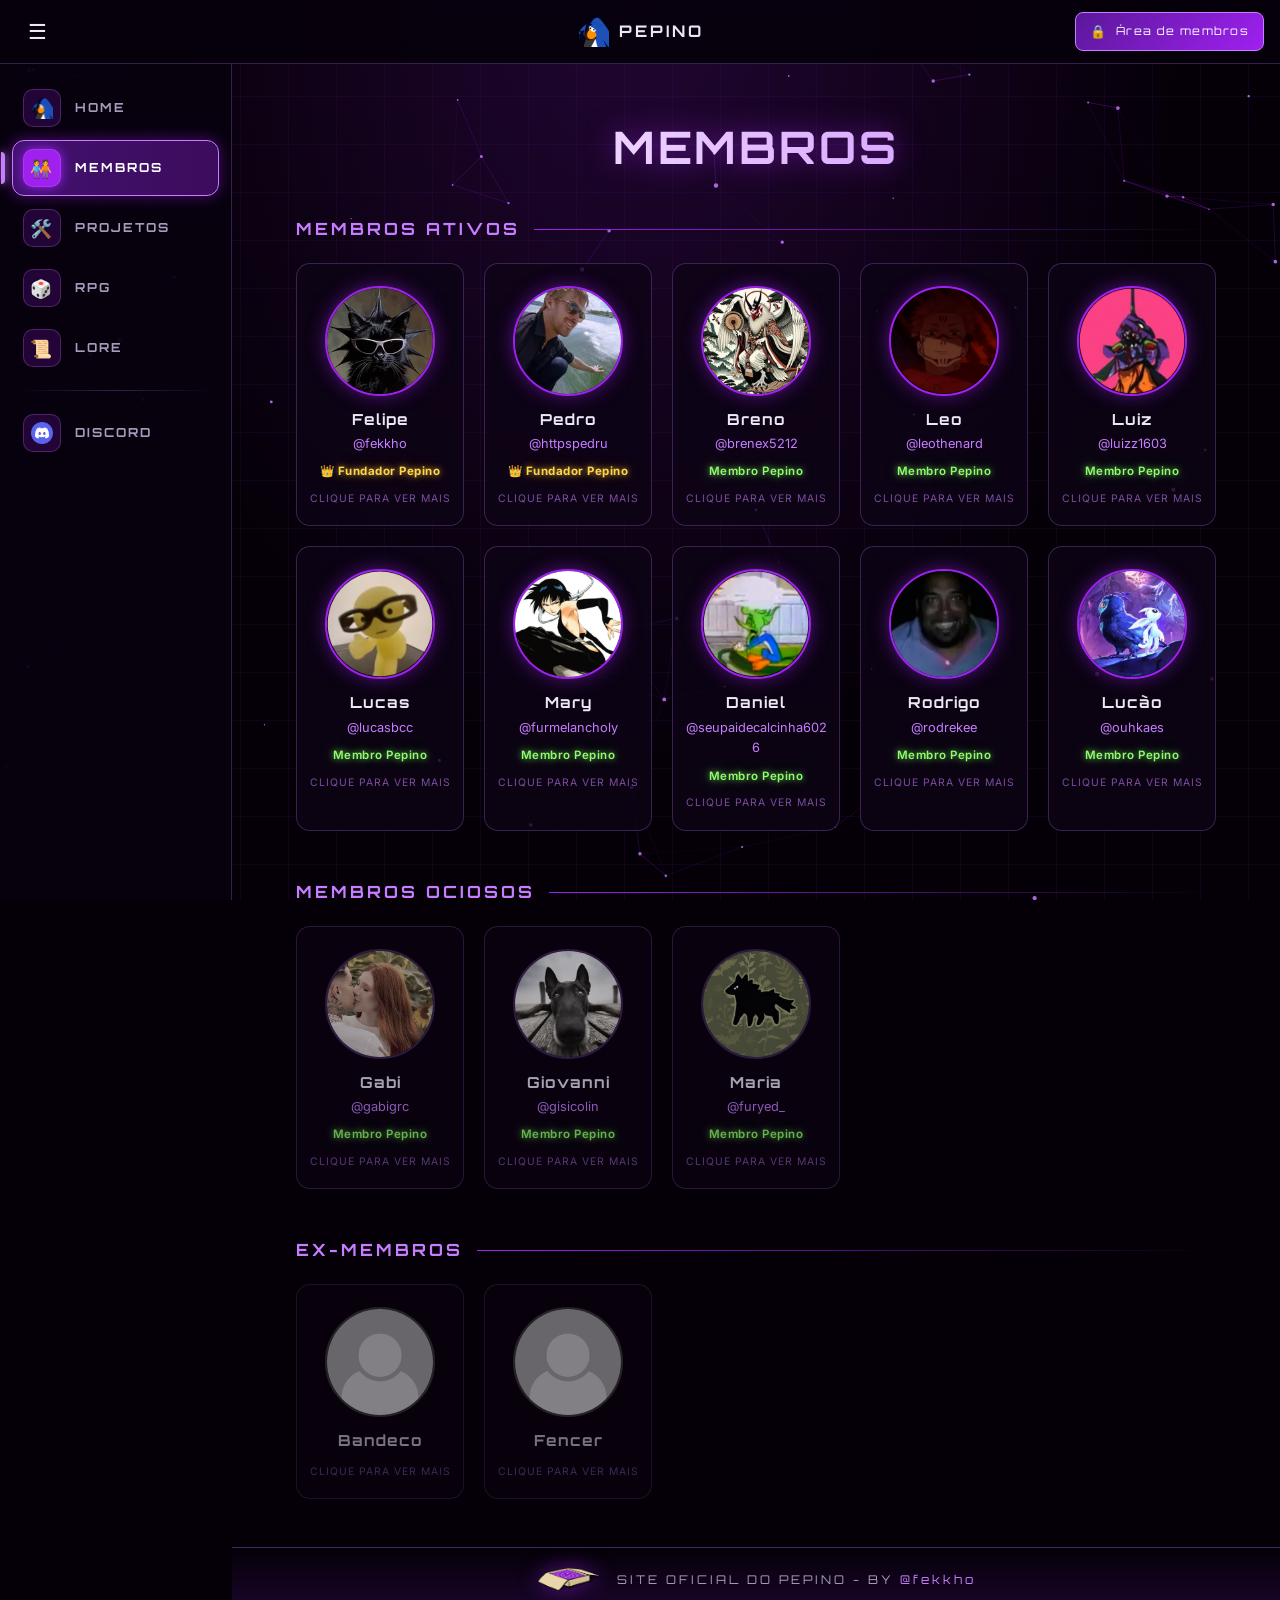
<file: membros.html>
<!doctype html>
<html lang="pt-BR">
<head>
  <meta charset="utf-8">
  <meta name="viewport" content="width=device-width, initial-scale=1">
  <title>Membros · Pepino</title>
  <link rel="icon" href="images/favicon.png">
  <link href="https://fonts.googleapis.com/css2?family=Orbitron:wght@500;700;900&family=Inter:wght@400;500;600&display=swap" rel="stylesheet">
  <link rel="stylesheet" href="style.css">
  <style>
    .categoria {
      display: flex;
      align-items: center;
      gap: 14px;
      margin: 48px 0 20px;
      font-family: var(--fonte-titulo);
      font-size: 1.05rem;
      letter-spacing: 3px;
      text-transform: uppercase;
      color: var(--roxo-claro);
    }
    .categoria:first-of-type { margin-top: 0; }
    .categoria::after { content: ""; flex: 1; height: 1px; background: linear-gradient(90deg, var(--roxo), transparent); }

    .membros { grid-template-columns: repeat(auto-fill, minmax(160px, 1fr)); }
    .membro { align-items: center; padding: 22px 12px 18px; text-align: center; cursor: pointer; position: relative; }
    .membro .topo { display: flex; flex-direction: column; align-items: center; }
    .membro img {
      width: 110px; height: 110px; aspect-ratio: 1; border-radius: 50%;
      object-fit: cover; border: 2px solid var(--roxo); box-shadow: 0 0 18px rgba(160, 32, 240, 0.5);
      background: #000;
    }
    .membro h3 { margin-top: 12px; }
    .arroba { color: var(--roxo-claro); font-size: 0.8rem; margin-top: 2px; word-break: break-all; }
    .cargos { margin-top: 8px; display: flex; flex-direction: column; gap: 2px; }
    .cargos span { font-size: 0.72rem; color: var(--texto-fraco); }
    /* cargos do Pepino: verde pepino brilhante */
    .cargos .pepino {
      font-weight: 600;
      color: #8dff6a;
      text-shadow: 0 0 6px rgba(141, 255, 106, 0.7), 0 0 14px rgba(141, 255, 106, 0.35);
      letter-spacing: 0.5px;
    }
    /* fundadores: dourado com coroa */
    .cargos .fundador {
      font-weight: 700;
      color: #ffd54a;
      text-shadow: 0 0 6px rgba(255, 213, 74, 0.75), 0 0 16px rgba(255, 170, 0, 0.4);
      letter-spacing: 0.5px;
    }
    .cargos .fundador::before { content: "👑 "; text-shadow: none; }
    /* fundador antigo (Salame/Calabresa): apagado, coroa na mesma cor do texto */
    .cargos .fundador-antigo::before { content: "👑 "; color: transparent; text-shadow: 0 0 0 var(--texto-fraco); }

    /* Mestre RPG: avermelhado com um brilho leve que pulsa */
    .cargos .mestre {
      color: #ff7a7a;
      font-weight: 600;
      text-shadow: 0 0 4px rgba(255, 90, 90, 0.45);
      animation: brilho-mestre 2.6s ease-in-out infinite;
    }
    .cargos .mestre::before { content: "🔮 "; }
    @keyframes brilho-mestre { 50% { text-shadow: 0 0 6px rgba(255, 90, 90, 0.7), 0 0 12px rgba(255, 60, 60, 0.3); } }

    .dica { font-size: 0.65rem; color: var(--roxo-claro); opacity: 0.6; margin-top: 10px; letter-spacing: 1px; text-transform: uppercase; }

    /* ativos: dão uma subidinha quando passa o mouse */
    .membro { transition: transform 0.3s, border-color 0.3s, box-shadow 0.3s; }
    .ativos .membro:hover {
      transform: translateY(-10px);
      border-color: var(--roxo-claro);
      box-shadow: 0 12px 30px rgba(160, 32, 240, 0.35);
    }

    /* ociosos: meio apagados */
    .ociosos .membro { opacity: 0.7; }
    .ociosos .membro img { filter: saturate(0.4); border-color: var(--roxo-escuro); box-shadow: none; }

    /* ex-membros: preto e branco */
    .ex .membro { opacity: 0.5; }
    .ex .membro img { filter: grayscale(1); border-color: #444; box-shadow: none; }

    /* ===== card aberto ===== */
    .membro .extra { display: none; }
    .membro .fechar {
      display: none; position: absolute; top: 12px; right: 12px;
      width: 32px; height: 32px; border-radius: 50%; border: 1px solid var(--roxo-claro);
      background: transparent; color: var(--roxo-claro); font-size: 1.1rem; cursor: pointer;
      transition: background 0.25s, color 0.25s;
    }
    .membro .fechar:hover { background: var(--roxo); color: #fff; }
    .membros .membro.aberto, .ativos .membro.aberto:hover {
      grid-column: 1 / -1;
      cursor: default;
      display: grid;
      grid-template-columns: 200px 1fr;
      gap: 28px;
      align-items: start;
      text-align: left;
      padding: 32px;
      opacity: 1;
      transform: none;
      border-color: var(--roxo-claro);
      box-shadow: 0 0 40px rgba(160, 32, 240, 0.35);
      animation: abrir-card 0.4s ease;
    }
    .membro.aberto .topo img { width: 180px; height: 180px; }
    .membro.aberto .dica { display: none; }
    .membro.aberto .fechar { display: block; }
    .membro.aberto .extra { display: block; animation: abrir-card 0.5s ease; }
    .extra h4 {
      font-family: var(--fonte-titulo); font-size: 0.8rem; letter-spacing: 3px;
      text-transform: uppercase; color: var(--roxo-claro); margin: 0 0 10px;
    }
    .extra .cargos { margin: 0 0 24px; }
    .extra .cargos span { font-size: 0.9rem; }
    .extra .descricao { color: var(--texto); line-height: 1.6; margin: 0 0 24px; }
    .extra .redes { display: flex; flex-wrap: wrap; gap: 10px; }
    .extra .redes a {
      display: inline-flex; align-items: center; gap: 8px;
      padding: 8px 14px; border-radius: 999px; border: 1px solid var(--borda);
      background: rgba(160, 32, 240, 0.12); color: #fff; text-decoration: none; font-size: 0.85rem;
      transition: background 0.25s, border-color 0.25s, transform 0.25s;
    }
    .extra .redes a img { width: 20px; height: 20px; object-fit: contain; border: none; border-radius: 0; box-shadow: none; background: none; }
    .extra .descricao:empty, .extra .redes:empty { min-height: 1.2em; }
    .extra .redes a:hover { background: var(--roxo); border-color: var(--roxo-claro); transform: translateY(-2px); }
    @keyframes abrir-card { from { opacity: 0; transform: scale(0.96); } }
    @media (max-width: 600px) {
      .membros .membro.aberto { grid-template-columns: 1fr; padding: 48px 18px 24px; text-align: center; }
      .extra .cargos { align-items: center; }
      .extra .redes { justify-content: center; }
    }
  </style>
</head>
<body>
  <main class="container">
    <h1 class="titulo">Membros</h1>

    <h2 class="categoria">Membros ativos</h2>
    <div class="grade membros ativos" id="ativos"></div>

    <h2 class="categoria">Membros ociosos</h2>
    <div class="grade membros ociosos" id="ociosos"></div>

    <h2 class="categoria">Ex-membros</h2>
    <div class="grade membros ex" id="ex"></div>
  </main>

  <script>
    /* ================================================================
       LISTA DE MEMBROS — é só editar aqui.
       nome, foto, arroba: o que aparece no card.
       fundador: true  -> mostra "👑 Fundador Pepino" dourado; senão mostra "Membro Pepino" verde.
       cargos: aparecem só quando o card abre.
               Escreva "*" antes pra ficar com a coroa apagada (ex: "*Fundador Salame").
       descricao: texto que aparece quando o card abre (escreva entre as aspas).
       redes: lista de botões. Cada um é { nome: "Discord", icone: "disc.png", link: "https://..." }
              (icone é uma imagem da pasta images; se não tiver, apague a parte icone).
       Pra mudar alguém de categoria, recorte a linha { ... } e cole na outra lista.
       ================================================================ */
    const MEMBROS = {
      ativos: [
        { nome: "Felipe",  foto: "felipe.webp",  arroba: "@fekkho",        fundador: true, cargos: ["*Fundador Salame"],
          descricao: "eh o feef",
          redes: [
            { nome: "Discord", icone: "disc.png", link: "https://discord.com/users/847913524054851665" },
          ] },
        { nome: "Pedro",   foto: "pedro.webp",   arroba: "@httpspedru",    fundador: true, cargos: ["*Fundador Calabresa"], descricao: "", redes: [] },
        { nome: "Breno",   foto: "breno.webp",   arroba: "@brenex5212",    cargos: ["Membro Salame"], descricao: "", redes: [] },
        { nome: "Leo",     foto: "oleel.png",    arroba: "@leothenard",    cargos: ["Membro Salame", "Mestre RPG"], descricao: "", redes: [] },
        { nome: "Luiz",    foto: "luul.png",     arroba: "@luizz1603",     cargos: ["Membro Salame", "Membro Calabresa", "Mestre RPG"], descricao: "", redes: [] },
        { nome: "Lucas",   foto: "lulas.png",    arroba: "@lucasbcc",      cargos: ["Membro Calabresa"], descricao: "", redes: [] },
        { nome: "Mary",    foto: "mary.webp",    arroba: "@furmelancholy", cargos: ["Membro Calabresa"], descricao: "", redes: [] },
        { nome: "Daniel",  foto: "daad.png",     arroba: "@seupaidecalcinha6026", cargos: ["Membro Calabresa"], descricao: "", redes: [] },
        { nome: "Rodrigo", foto: "rodrigo.webp", arroba: "@rodrekee",      cargos: ["Membro Calabresa"], descricao: "", redes: [] },
        { nome: "Lucão",   foto: "lucao.webp",   arroba: "@ouhkaes",       cargos: [], descricao: "", redes: [] },
      ],
      ociosos: [
        { nome: "Gabi",     foto: "gabi.webp",     arroba: "@gabigrc",   cargos: ["Membro Salame"], descricao: "", redes: [] },
        { nome: "Giovanni", foto: "giovanni.webp", arroba: "@gisicolin", cargos: ["Membro Salame"], descricao: "", redes: [] },
        { nome: "Maria",    foto: "maria.webp",    arroba: "@furyed_",   cargos: ["Membro Salame", "Mestre RPG"], descricao: "", redes: [] },
      ],
      ex: [
        { nome: "Bandeco", foto: "bandeco.png", ex: true, cargos: [], descricao: "", redes: [] },
        { nome: "Fencer",  foto: "bandeco.png", ex: true, cargos: [], descricao: "", redes: [] },
      ],
    };

    /* ---- daqui pra baixo é o código que monta os cards (não precisa mexer) ---- */
    function esc(t) { return String(t).replace(/[&<>"]/g, (c) => ({ "&": "&amp;", "<": "&lt;", ">": "&gt;", '"': "&quot;" }[c])); }

    // "Lucão" -> "lucao" (usado no link membros.html#lucao, que já abre o card)
    function slug(t) { return t.normalize("NFD").replace(/[̀-ͯ]/g, "").toLowerCase().replace(/[^a-z0-9]+/g, "-"); }

    // cargos com estilo próprio
    const ESPECIAIS = { "Mestre RPG": "mestre" };

    function cargoHTML(c) {
      if (ESPECIAIS[c]) return `<span class="${ESPECIAIS[c]}">${esc(c)}</span>`;
      return c.startsWith("*") ? `<span class="fundador-antigo">${esc(c.slice(1))}</span>` : `<span>${esc(c)}</span>`;
    }

    function cardHTML(m) {
      const principal = m.ex ? "" : m.fundador
        ? `<span class="fundador">Fundador Pepino</span>`
        : `<span class="pepino">Membro Pepino</span>`;
      const cargos = (m.cargos || []).length
        ? `<h4>Outros cargos</h4><div class="cargos">${m.cargos.map(cargoHTML).join("")}</div>` : "";
      const redes = `<h4>Redes sociais</h4><div class="redes">${(m.redes || [])
            .map((r) => `<a href="${esc(r.link)}" target="_blank" rel="noopener">${r.icone ? `<img src="images/${esc(r.icone)}" alt="">` : ""}${esc(r.nome)}</a>`).join("")}</div>`;
      return `
        <div class="item membro" tabindex="0" id="${slug(m.nome)}">
          <button class="fechar" type="button" aria-label="Fechar">×</button>
          <div class="topo">
            <img src="images/${esc(m.foto)}" alt="">
            <h3>${esc(m.nome)}</h3>
            ${m.arroba ? `<div class="arroba">${esc(m.arroba)}</div>` : ""}
            ${principal ? `<div class="cargos">${principal}</div>` : ""}
            <div class="dica">clique para ver mais</div>
          </div>
          <div class="extra">
            ${cargos}
            <h4>Descrição</h4><p class="descricao">${esc(m.descricao || "")}</p>
            ${redes}
          </div>
        </div>`;
    }

    Object.entries(MEMBROS).forEach(([grupo, lista]) => {
      document.getElementById(grupo).innerHTML = lista.map(cardHTML).join("");
    });

    // abrir/fechar
    function abrirCard(card) {
      if (card.classList.contains("aberto")) return;
      document.querySelectorAll(".membro.aberto").forEach((c) => c.classList.remove("aberto"));
      card.classList.add("aberto");
      card.scrollIntoView({ behavior: "smooth", block: "center" });
    }
    // link tipo membros.html#felipe abre o card direto
    function abrirPeloLink() {
      const card = location.hash && document.getElementById(decodeURIComponent(location.hash.slice(1)));
      if (card && card.classList.contains("membro")) {
        card.classList.add("aparecer", "visivel");
        setTimeout(() => abrirCard(card), 150);
      }
    }
    addEventListener("hashchange", abrirPeloLink);
    addEventListener("load", abrirPeloLink);

    document.querySelectorAll(".membro").forEach((card) => {
      const abrir = () => abrirCard(card);
      card.addEventListener("click", (e) => {
        if (e.target.closest(".fechar")) { card.classList.remove("aberto"); return; }
        if (e.target.closest("a")) return;
        abrir();
      });
      card.addEventListener("keydown", (e) => {
        if (e.key === "Enter") abrir();
        if (e.key === "Escape") card.classList.remove("aberto");
      });
    });
  </script>
  <script src="script.js"></script>
</body>
</html>
</file>
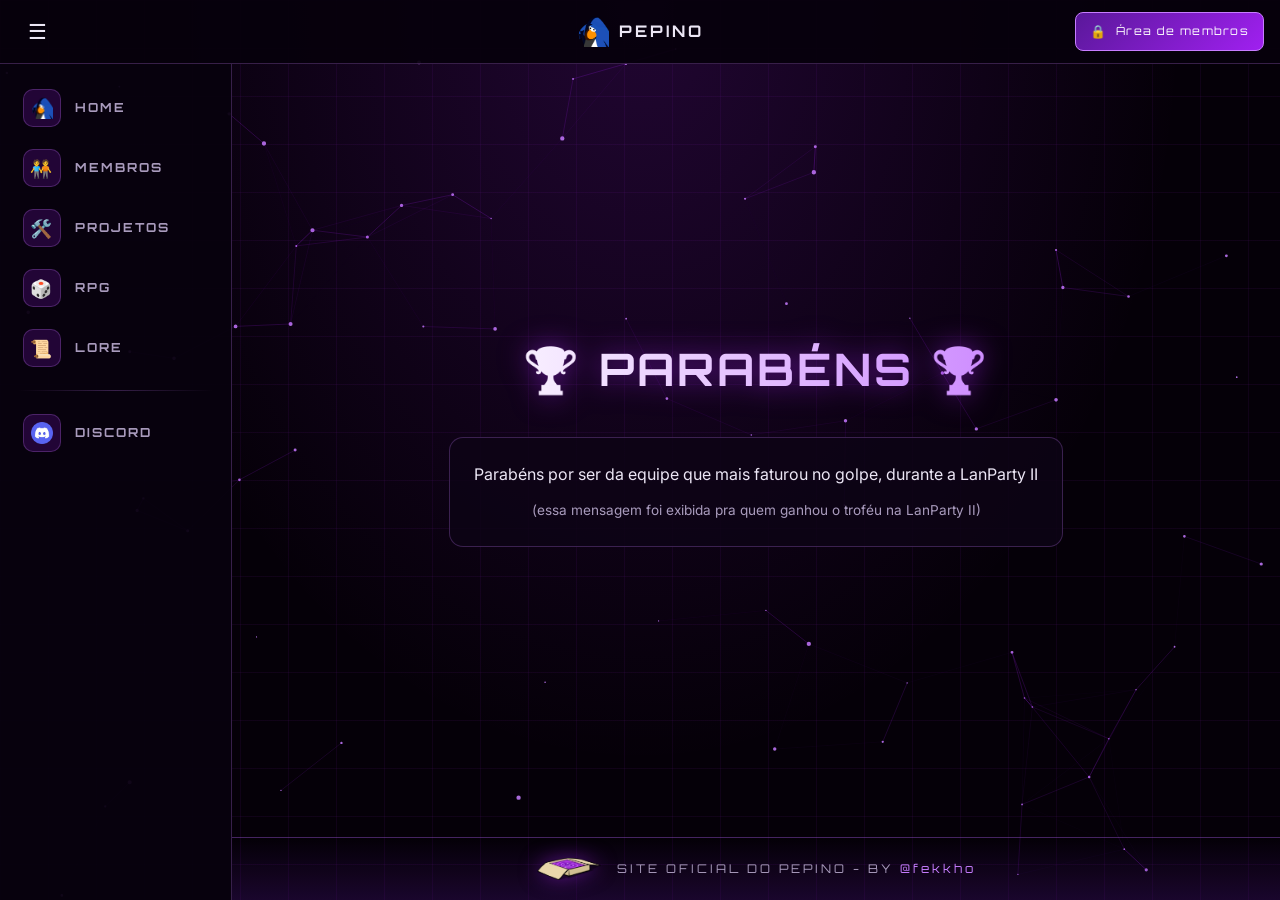
<file: parabens.html>
<!doctype html>
<html lang="pt-BR">
<head>
  <meta charset="utf-8">
  <meta name="viewport" content="width=device-width, initial-scale=1">
  <title>Parabéns · Pepino</title>
  <link rel="icon" href="images/favicon.png">
  <link href="https://fonts.googleapis.com/css2?family=Orbitron:wght@500;700;900&family=Inter:wght@400;500;600&display=swap" rel="stylesheet">
  <link rel="stylesheet" href="style.css">
</head>
<body>
  <main class="container" style="display:grid; place-items:center; min-height: 60vh;">
    <div>
      <h1 class="titulo">🏆 Parabéns 🏆</h1>
      <div class="cartao centro"><p>Parabéns por ser da equipe que mais faturou no golpe, durante a LanParty II</p><p style="color: var(--texto-fraco); font-size: 0.85rem;">(essa mensagem foi exibida pra quem ganhou o troféu na LanParty II)</p></div>
    </div>
  </main>
  <script src="script.js"></script>
</body>
</html>
</file>
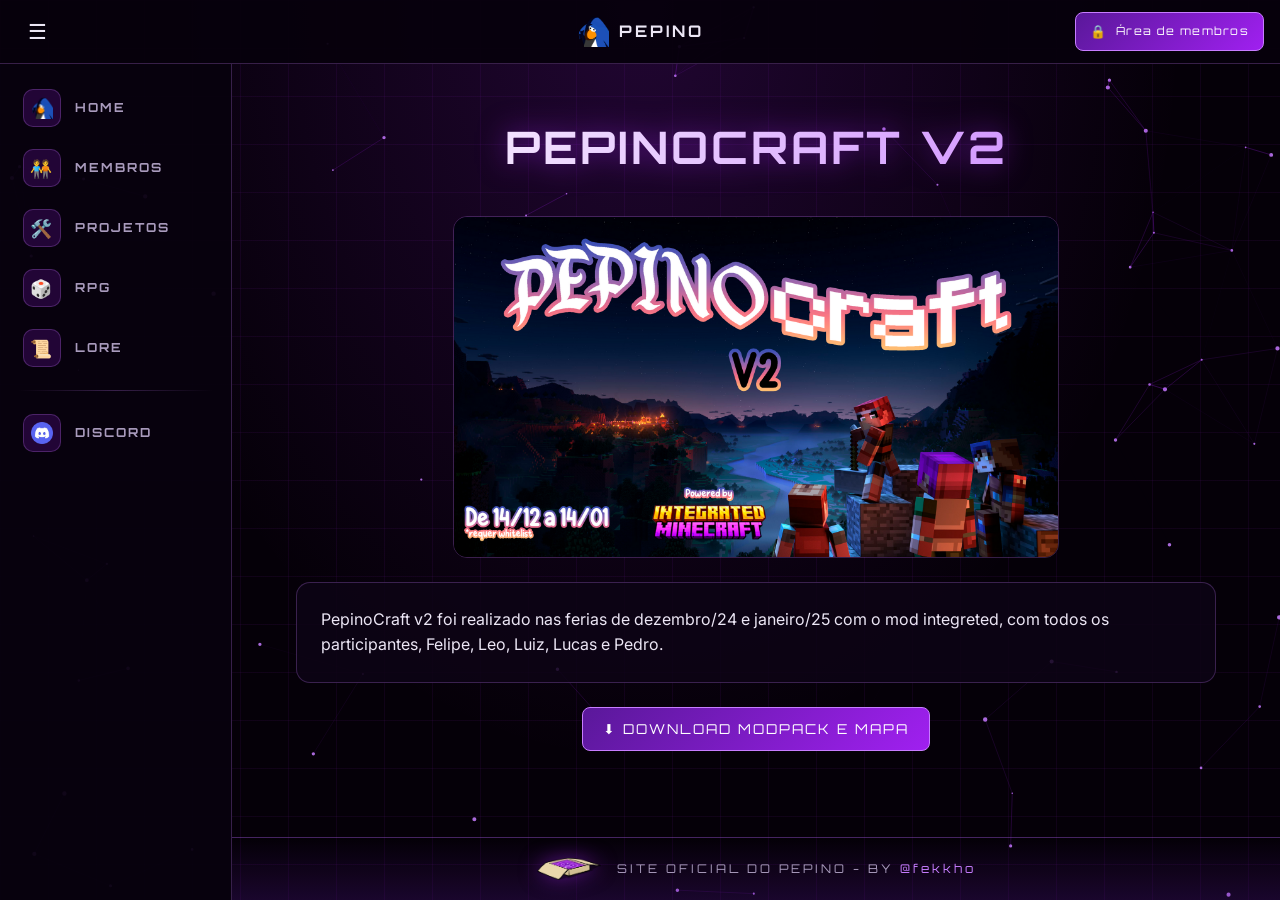
<file: pcv2.html>
<!doctype html>
<html lang="pt-BR">
<head>
  <meta charset="utf-8">
  <meta name="viewport" content="width=device-width, initial-scale=1">
  <title>PepinoCraft v2 · Pepino</title>
  <link rel="icon" href="images/favicon.png">
  <link href="https://fonts.googleapis.com/css2?family=Orbitron:wght@500;700;900&family=Inter:wght@400;500;600&display=swap" rel="stylesheet">
  <link rel="stylesheet" href="style.css">
</head>
<body>
  <main class="container">
    <h1 class="titulo">PepinoCraft v2</h1>
    <img src="images/anuncio.png" alt="PepinoCraft v2" style="max-height: 38vh; width: auto; border-radius: 14px; border: 1px solid var(--borda); margin: 0 auto 24px;">
    <div class="cartao">
      <p>PepinoCraft v2 foi realizado nas ferias de dezembro/24 e janeiro/25 com o mod integreted, com todos os participantes, Felipe, Leo, Luiz, Lucas e Pedro.</p>
    </div>
    <div class="botoes-linha">
      <a class="botao" href="https://drive.google.com/drive/folders/1_RMAFMYSn3H6ujsuzegSs_FdAHEe4Zsv?usp=sharing" target="_blank" rel="noopener">⬇ Download Modpack e Mapa</a>
    </div>
  </main>
  <script src="script.js"></script>
</body>
</html>
</file>
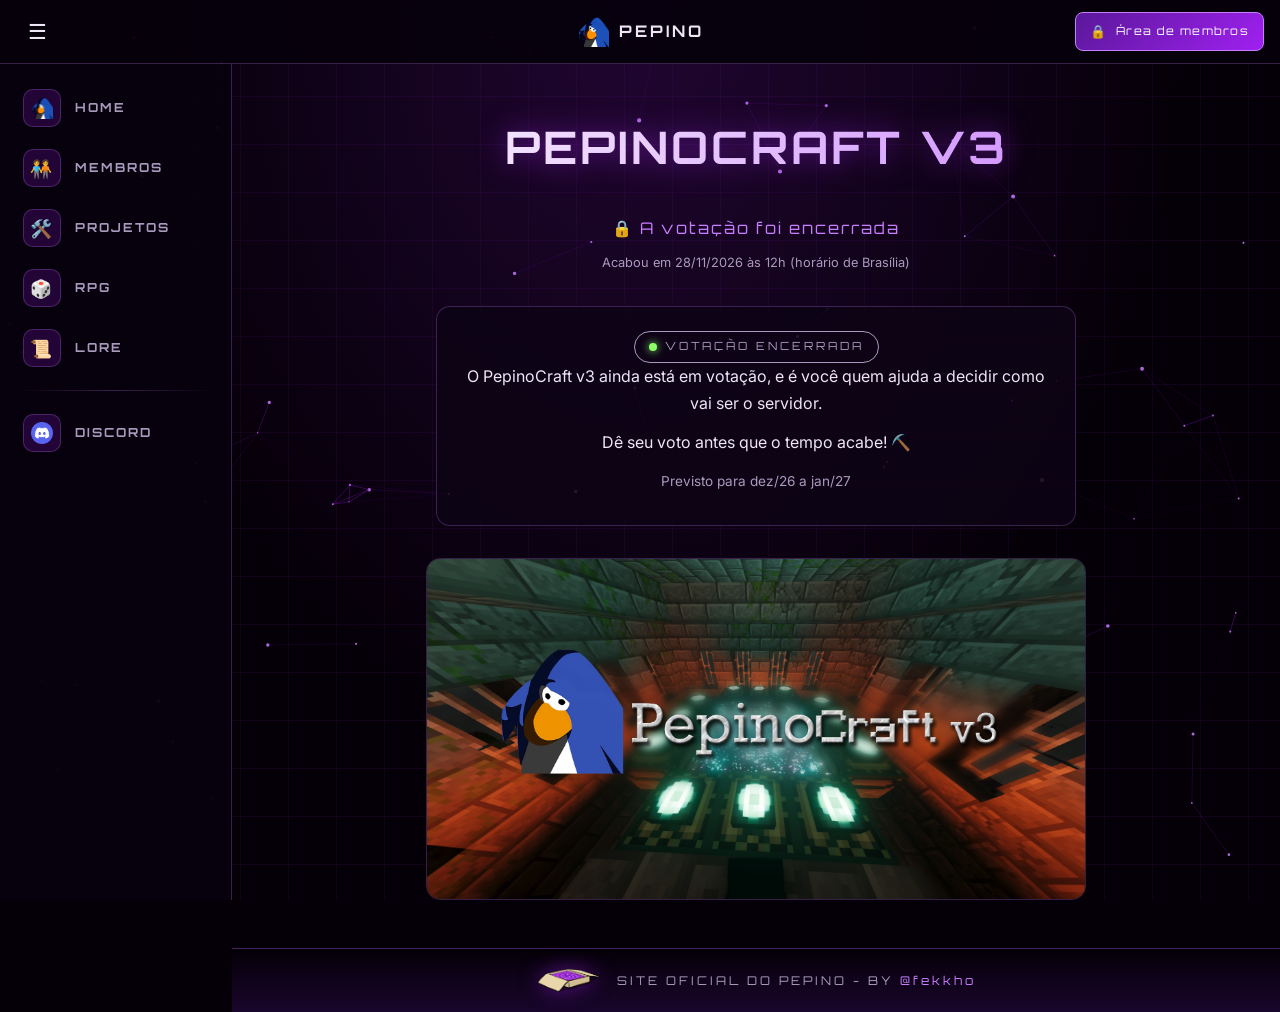
<file: pcv3.html>
<!doctype html>
<html lang="pt-BR">
<head>
  <meta charset="utf-8">
  <meta name="viewport" content="width=device-width, initial-scale=1">
  <title>PepinoCraft v3 · Pepino</title>
  <link rel="icon" href="images/favicon.png">
  <link href="https://fonts.googleapis.com/css2?family=Orbitron:wght@500;700;900&family=Inter:wght@400;500;600&display=swap" rel="stylesheet">
  <link rel="stylesheet" href="style.css">
  <style>
    .descricao-v3 { max-width: 640px; margin: 0 auto; text-align: center; }
    .descricao-v3 .selo {
      display: inline-flex; align-items: center; gap: 8px;
      padding: 6px 14px; border-radius: 999px;
      border: 1px solid #8dff6a; color: #8dff6a;
      font-family: var(--fonte-titulo); font-size: 0.7rem; letter-spacing: 3px; text-transform: uppercase;
      box-shadow: 0 0 12px rgba(141, 255, 106, 0.25);
    }
    .descricao-v3 .selo::before {
      content: ""; width: 8px; height: 8px; border-radius: 50%;
      background: #8dff6a; box-shadow: 0 0 8px #8dff6a; animation: piscar 1.4s infinite;
    }
    .descricao-v3 h2 {
      font-family: var(--fonte-titulo); font-size: clamp(1.1rem, 4vw, 1.5rem);
      letter-spacing: 2px; margin: 18px 0 10px; color: #fff;
      text-shadow: 0 0 12px rgba(160, 32, 240, 0.7);
    }
    .descricao-v3 p { color: var(--texto); line-height: 1.7; margin: 0 0 8px; }
    .descricao-v3 .previsto { color: var(--texto-fraco); font-size: 0.85rem; margin-top: 14px; }

    /* contador */
    .contador-titulo {
      text-align: center; margin: 32px 0 14px;
      font-family: var(--fonte-titulo); font-size: 0.8rem; letter-spacing: 4px;
      text-transform: uppercase; color: var(--roxo-claro);
    }
    .contador { display: flex; justify-content: center; gap: clamp(8px, 2.5vw, 18px); flex-wrap: wrap; }
    .contador .bloco {
      min-width: clamp(70px, 18vw, 110px);
      padding: 16px 10px 12px;
      text-align: center;
      background: rgba(10, 0, 20, 0.7);
      border: 1px solid var(--borda);
      border-radius: 14px;
      box-shadow: inset 0 0 20px rgba(160, 32, 240, 0.2), 0 0 20px rgba(160, 32, 240, 0.2);
    }
    .contador .num {
      display: block;
      font-family: var(--fonte-titulo); font-weight: 900;
      font-size: clamp(1.8rem, 7vw, 3rem); line-height: 1;
      color: #fff;
      text-shadow: 0 0 10px var(--roxo), 0 0 24px var(--roxo);
      font-variant-numeric: tabular-nums;
    }
    .contador .num.tick { animation: tick 0.4s ease; }
    .contador .rot { display: block; margin-top: 8px; font-size: 0.7rem; letter-spacing: 2px; text-transform: uppercase; color: var(--texto-fraco); }
    .contador-fim { text-align: center; color: var(--texto-fraco); font-size: 0.8rem; margin: 12px 0 0; }
    .encerrada { text-align: center; font-family: var(--fonte-titulo); color: var(--roxo-claro); letter-spacing: 2px; }
    @keyframes tick { from { transform: translateY(-6px); opacity: 0.4; } }
    @keyframes piscar { 50% { opacity: 0.3; } }
  </style>
</head>
<body>
  <main class="container">
    <h1 class="titulo">PepinoCraft v3</h1>

    <!-- Contador: pra mudar a data, troque o valor de FIM_VOTACAO lá embaixo -->
    <div id="area-contador">
      <div class="contador-titulo" style="margin-top: 0;">A votação acaba em</div>
      <div class="contador">
        <div class="bloco"><span class="num" id="c-dias">--</span><span class="rot">dias</span></div>
        <div class="bloco"><span class="num" id="c-horas">--</span><span class="rot">horas</span></div>
        <div class="bloco"><span class="num" id="c-min">--</span><span class="rot">min</span></div>
        <div class="bloco"><span class="num" id="c-seg">--</span><span class="rot">seg</span></div>
      </div>
      <p class="contador-fim">28/11/2026 às 12h (horário de Brasília)</p>
    </div>

    <div class="botoes-linha" id="botao-votar" style="margin-top: 24px;">
      <a class="botao" href="https://forms.gle/6Ws1Kw6asQSCwRWd9" target="_blank" rel="noopener">🗳 Votar agora</a>
    </div>

    <div class="cartao descricao-v3" style="margin-top: 32px;">
      <span class="selo" id="selo" style="margin-bottom: 14px;">Votação aberta</span>
      <p>O PepinoCraft v3 ainda está em votação, e é você quem ajuda a decidir como vai ser o servidor.</p>
      <p>Dê seu voto antes que o tempo acabe! ⛏️</p>
      <p class="previsto">Previsto para dez/26 a jan/27</p>
    </div>

    <img src="images/pepinocraftv3.png" alt="PepinoCraft v3" style="max-height: 38vh; width: auto; border-radius: 14px; border: 1px solid var(--borda); margin: 32px auto 0;">
  </main>
  <script src="script.js"></script>
  <script>
    // 28/11/2026 12:00 em Brasília (UTC-3)
    const FIM_VOTACAO = new Date("2026-11-28T12:00:00-03:00");

    const el = {
      dias: document.getElementById("c-dias"),
      horas: document.getElementById("c-horas"),
      min: document.getElementById("c-min"),
      seg: document.getElementById("c-seg"),
    };
    const dois = (n) => String(n).padStart(2, "0");

    function mostrar(chave, valor) {
      if (el[chave].textContent === valor) return;
      el[chave].textContent = valor;
      el[chave].classList.remove("tick");
      void el[chave].offsetWidth;
      el[chave].classList.add("tick");
    }

    function atualizar() {
      let falta = Math.floor((FIM_VOTACAO - Date.now()) / 1000);
      if (falta <= 0) {
        clearInterval(timer);
        document.getElementById("area-contador").innerHTML =
          '<p class="encerrada">🔒 A votação foi encerrada</p><p class="contador-fim">Acabou em 28/11/2026 às 12h (horário de Brasília)</p>';
        document.getElementById("botao-votar").style.display = "none";
        const selo = document.getElementById("selo");
        selo.textContent = "Votação encerrada";
        selo.style.cssText = "border-color: var(--texto-fraco); color: var(--texto-fraco); box-shadow: none;";
        return;
      }
      mostrar("dias", String(Math.floor(falta / 86400)));
      mostrar("horas", dois(Math.floor((falta % 86400) / 3600)));
      mostrar("min", dois(Math.floor((falta % 3600) / 60)));
      mostrar("seg", dois(falta % 60));
    }
    const timer = setInterval(atualizar, 1000);
    atualizar();
  </script>
</body>
</html>
</file>
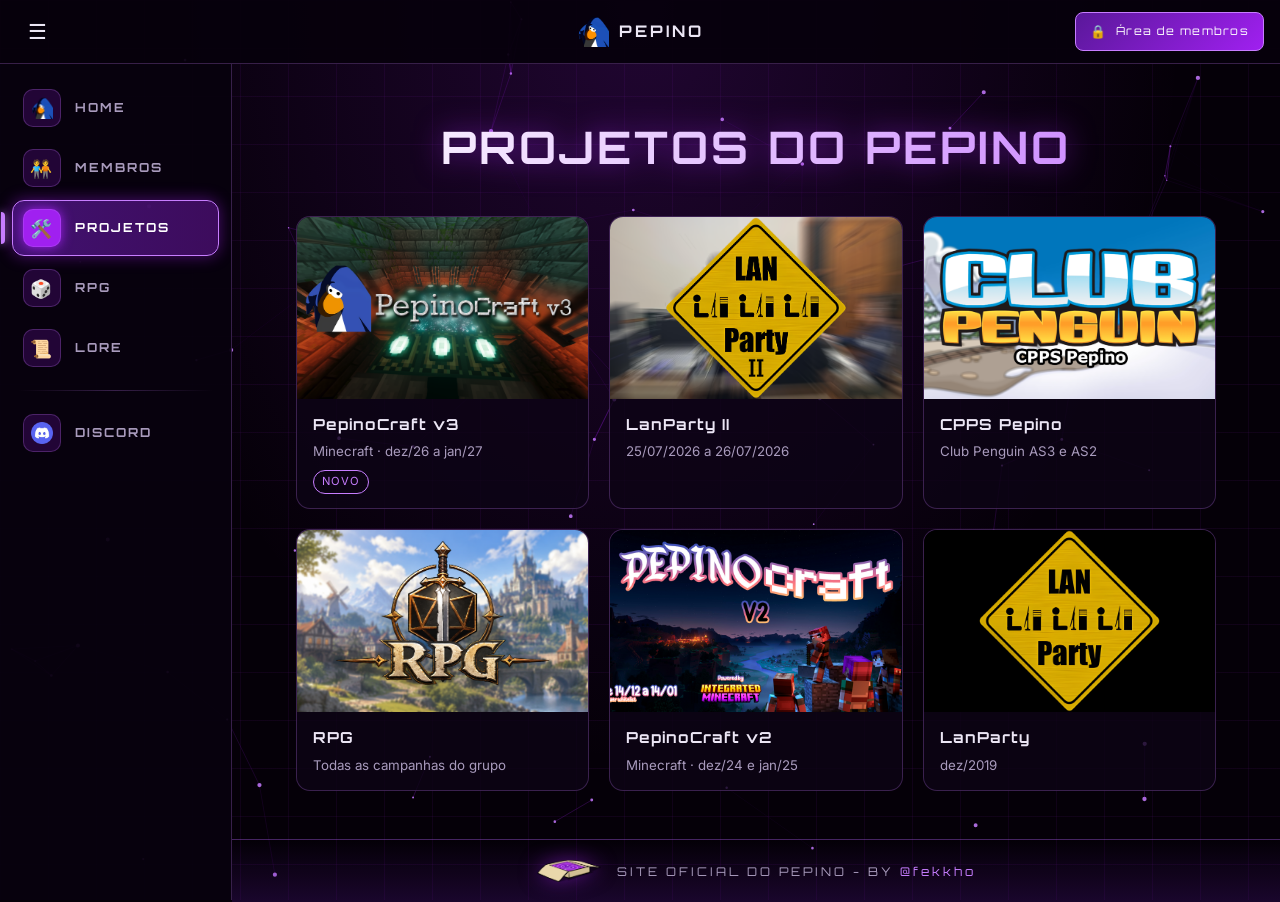
<file: projetos.html>
<!doctype html>
<html lang="pt-BR">
<head>
  <meta charset="utf-8">
  <meta name="viewport" content="width=device-width, initial-scale=1">
  <title>Projetos · Pepino</title>
  <link rel="icon" href="images/favicon.png">
  <link href="https://fonts.googleapis.com/css2?family=Orbitron:wght@500;700;900&family=Inter:wght@400;500;600&display=swap" rel="stylesheet">
  <link rel="stylesheet" href="style.css">
</head>
<body>
  <main class="container">
    <h1 class="titulo">Projetos do Pepino</h1>
    <div class="grade">
      <a class="item" href="pcv3.html">
        <img src="images/pepinocraftv3.png" alt="">
        <div class="info"><h3>PepinoCraft v3</h3><small>Minecraft · dez/26 a jan/27</small><span class="tag">Novo</span></div>
      </a>
      <a class="item" href="lanparty2.html">
        <img src="images/lanparty2.png" alt="">
        <div class="info"><h3>LanParty II</h3><small>25/07/2026 a 26/07/2026</small></div>
      </a>
      <a class="item" href="cpps.html">
        <img src="images/cpps.png" alt="">
        <div class="info"><h3>CPPS Pepino</h3><small>Club Penguin AS3 e AS2</small></div>
      </a>
      <a class="item" href="rpg.html">
        <img src="images/rpgdef.png" alt="">
        <div class="info"><h3>RPG</h3><small>Todas as campanhas do grupo</small></div>
      </a>
      <a class="item" href="pcv2.html">
        <img src="images/anuncio.png" alt="">
        <div class="info"><h3>PepinoCraft v2</h3><small>Minecraft · dez/24 e jan/25</small></div>
      </a>
      <a class="item" href="lanparty.html">
        <img src="images/lanparty1.png" alt="">
        <div class="info"><h3>LanParty</h3><small>dez/2019</small></div>
      </a>
    </div>
  </main>
  <script src="script.js"></script>
</body>
</html>
</file>
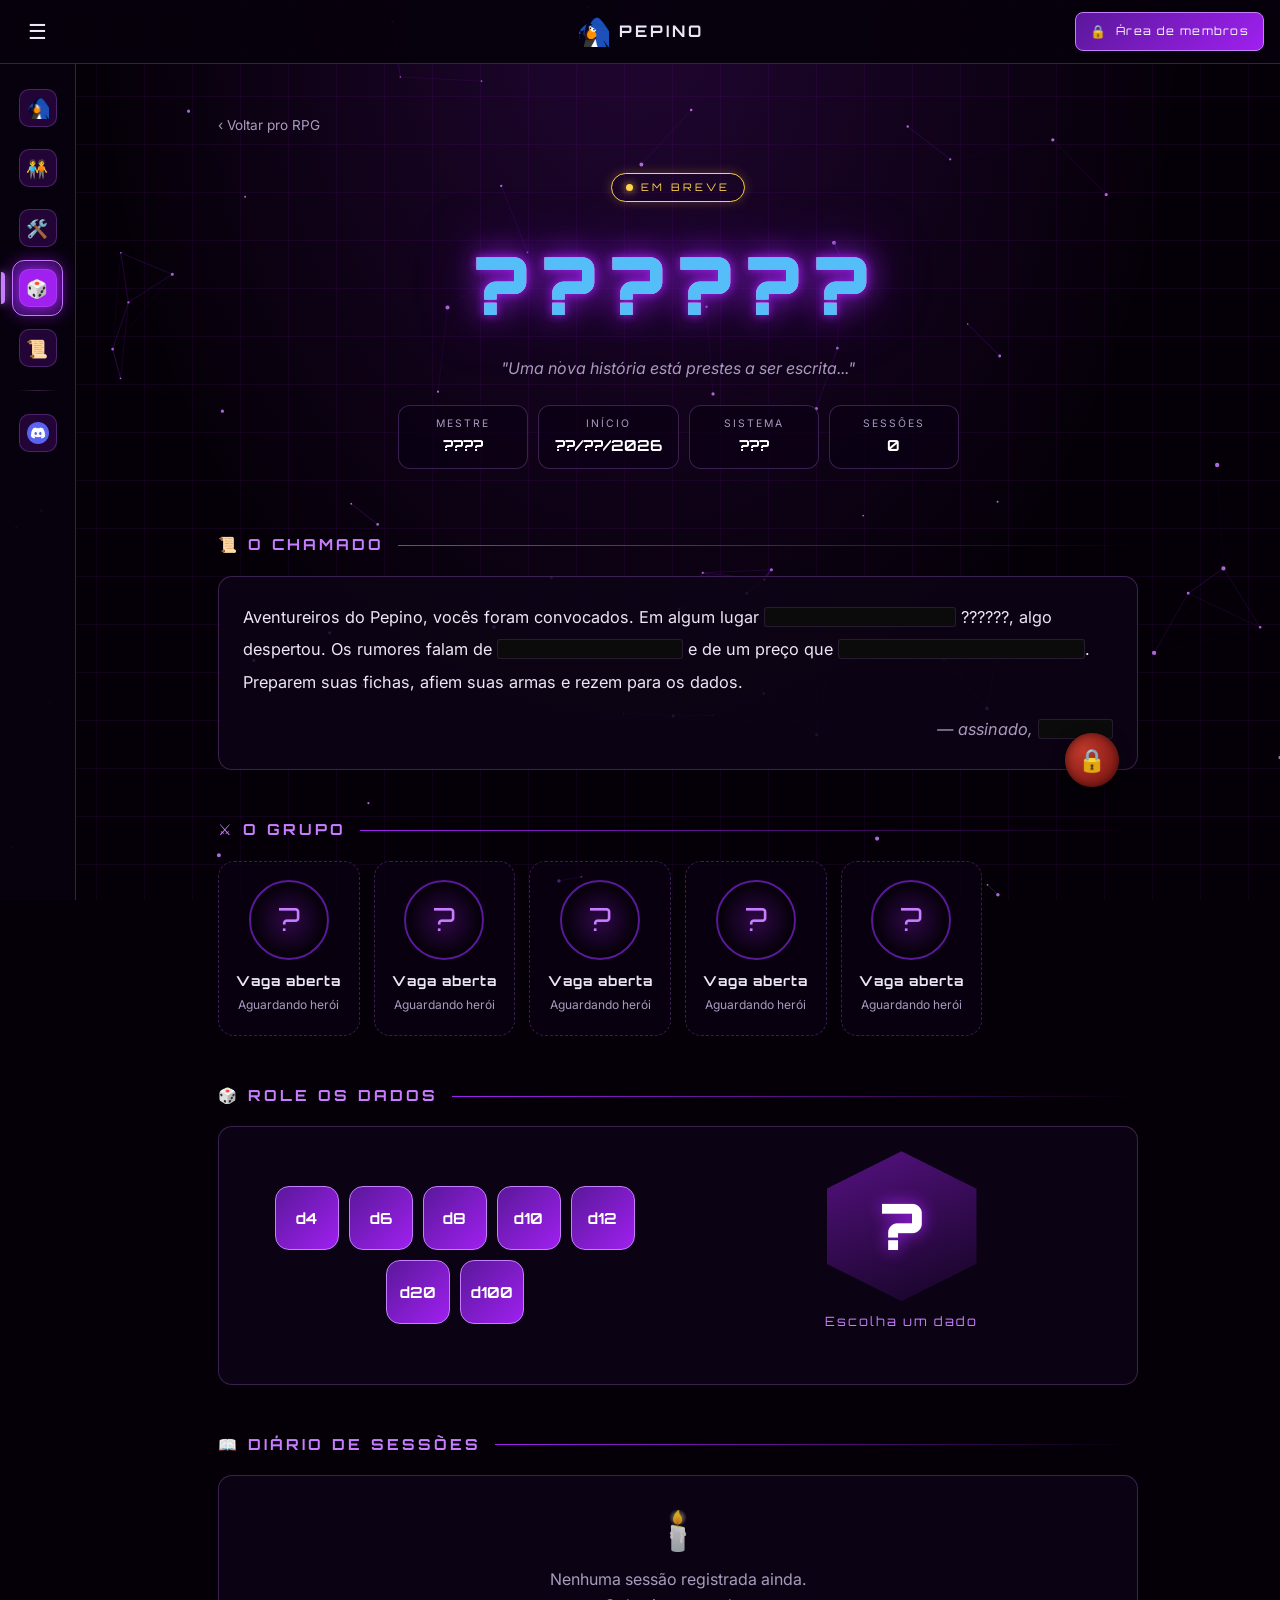
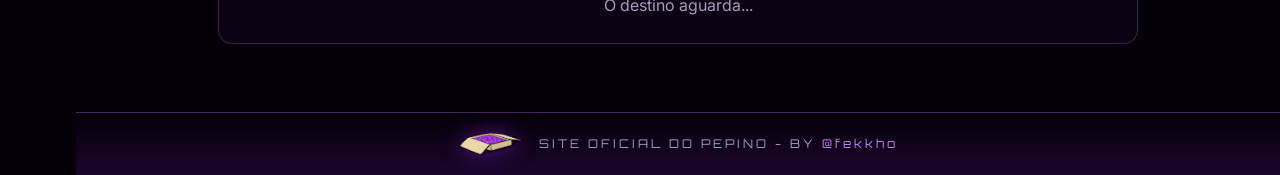
<file: rpg-atual.html>
<!doctype html>
<html lang="pt-BR">
<head>
  <meta charset="utf-8">
  <meta name="viewport" content="width=device-width, initial-scale=1">
  <title>Campanha em andamento · Pepino</title>
  <link rel="icon" href="images/favicon.png">
  <link href="https://fonts.googleapis.com/css2?family=Orbitron:wght@500;700;900&family=Inter:wght@400;500;600&display=swap" rel="stylesheet">
  <link rel="stylesheet" href="style.css">
  <style>
    .voltar { display: inline-flex; gap: 6px; align-items: center; color: var(--texto-fraco); text-decoration: none; font-size: 0.85rem; margin-bottom: 16px; }
    .voltar:hover { color: var(--roxo-claro); }

    /* ===== topo ===== */
    .capa-rpg { text-align: center; padding: 20px 0 8px; }
    .capa-rpg .selo {
      display: inline-flex; align-items: center; gap: 8px; padding: 5px 14px; border-radius: 999px;
      border: 1px solid #ffd54a; color: #ffd54a;
      font-family: var(--fonte-titulo); font-size: 0.65rem; letter-spacing: 3px; text-transform: uppercase;
      box-shadow: 0 0 12px rgba(255, 213, 74, 0.25);
    }
    .capa-rpg .selo::before { content: ""; width: 7px; height: 7px; border-radius: 50%; background: #ffd54a; box-shadow: 0 0 8px #ffd54a; animation: piscar 1.4s infinite; }
    .nome-campanha {
      position: relative; display: inline-block; margin: 18px 0 8px;
      font-family: var(--fonte-titulo); font-weight: 900;
      font-size: clamp(2.4rem, 9vw, 5rem); letter-spacing: clamp(4px, 1.5vw, 14px);
      color: #fff; text-shadow: 0 0 10px var(--roxo), 0 0 30px var(--roxo), 0 0 60px var(--roxo-escuro);
    }
    .nome-campanha::before, .nome-campanha::after { content: attr(data-texto); position: absolute; inset: 0; opacity: 0.8; text-shadow: none; }
    .nome-campanha::before { color: #ff2bd6; animation: glitch 2.6s infinite steps(1); }
    .nome-campanha::after { color: #2bd9ff; animation: glitch 2.6s 0.15s infinite steps(1) reverse; }
    .capa-rpg .frase { color: var(--texto-fraco); font-style: italic; }

    .fichas-info { display: flex; flex-wrap: wrap; justify-content: center; gap: 10px; margin: 24px 0 8px; }
    .fichas-info div {
      padding: 10px 16px; border-radius: 12px; min-width: 130px;
      background: rgba(10, 0, 20, 0.7); border: 1px solid var(--borda);
    }
    .fichas-info small { display: block; font-size: 0.65rem; letter-spacing: 2px; text-transform: uppercase; color: var(--texto-fraco); }
    .fichas-info b { font-family: var(--fonte-titulo); font-size: 0.95rem; color: #fff; }

    .secao {
      display: flex; align-items: center; gap: 14px; margin: 48px 0 18px;
      font-family: var(--fonte-titulo); font-size: 0.95rem; letter-spacing: 3px; text-transform: uppercase; color: var(--roxo-claro);
    }
    .secao::after { content: ""; flex: 1; height: 1px; background: linear-gradient(90deg, var(--roxo), transparent); }

    /* ===== o chamado (texto censurado) ===== */
    .chamado { position: relative; line-height: 2; font-size: 1.02rem; }
    .chamado .tarja {
      background: #0b0b0b; color: transparent; border-radius: 3px; padding: 0 4px;
      box-shadow: inset 0 0 0 1px rgba(199, 125, 255, 0.15);
      cursor: help; transition: color 0.3s, background 0.3s;
      -webkit-box-decoration-break: clone; box-decoration-break: clone;
    }
    .chamado .tarja:hover { background: #1a0a26; color: var(--roxo-claro); }
    .chamado .assinatura { margin-top: 14px; text-align: right; color: var(--texto-fraco); font-style: italic; }
    .lacre {
      position: absolute; right: 18px; bottom: -18px; width: 54px; height: 54px; border-radius: 50%;
      display: grid; place-items: center; font-size: 1.4rem;
      background: radial-gradient(circle at 35% 35%, #c0392b, #6d0f0f); box-shadow: 0 4px 14px rgba(0, 0, 0, 0.6), inset 0 0 8px rgba(0, 0, 0, 0.5);
    }

    /* ===== o grupo ===== */
    .grupo { display: grid; grid-template-columns: repeat(auto-fill, minmax(140px, 1fr)); gap: 14px; }
    .heroi {
      text-align: center; padding: 18px 10px; border-radius: 16px;
      background: rgba(10, 0, 20, 0.6); border: 1px dashed var(--borda);
      transition: border-color 0.3s, transform 0.3s;
    }
    .heroi:hover { border-color: var(--roxo-claro); transform: translateY(-4px); }
    .heroi .silhueta {
      width: 80px; height: 80px; margin: 0 auto 10px; border-radius: 50%;
      display: grid; place-items: center; font-family: var(--fonte-titulo); font-size: 2rem; color: var(--roxo-claro);
      background: radial-gradient(circle, rgba(160, 32, 240, 0.25), rgba(5, 0, 8, 0.9) 70%);
      border: 2px solid var(--roxo-escuro);
    }
    .heroi b { display: block; font-family: var(--fonte-titulo); font-size: 0.85rem; letter-spacing: 1px; }
    .heroi small { color: var(--texto-fraco); font-size: 0.75rem; }

    /* ===== rolador de dados ===== */
    .mesa { display: grid; grid-template-columns: 1fr 1fr; gap: 24px; align-items: center; }
    .dados { display: flex; flex-wrap: wrap; gap: 10px; justify-content: center; }
    .dado {
      width: 64px; height: 64px; border-radius: 14px; cursor: pointer;
      font-family: var(--fonte-titulo); font-weight: 700; font-size: 0.95rem; color: #fff;
      background: linear-gradient(135deg, var(--roxo-escuro), var(--roxo));
      border: 1px solid var(--roxo-claro);
      transition: transform 0.2s, box-shadow 0.2s;
    }
    .dado:hover, .dado:focus-visible { transform: translateY(-3px) rotate(-6deg); box-shadow: var(--brilho); outline: none; }
    .resultado { text-align: center; }
    .resultado .numero {
      display: grid; place-items: center; width: 150px; height: 150px; margin: 0 auto 10px;
      font-family: var(--fonte-titulo); font-weight: 900; font-size: 4rem; color: #fff;
      clip-path: polygon(50% 0, 100% 25%, 100% 75%, 50% 100%, 0 75%, 0 25%);
      background: linear-gradient(160deg, rgba(160, 32, 240, 0.5), rgba(20, 4, 36, 0.95));
      text-shadow: 0 0 16px var(--roxo);
    }
    .resultado .numero.rolando { animation: rolar 0.6s ease-out; }
    .resultado .numero.critico { background: linear-gradient(160deg, #ffd54a, #a8740a); text-shadow: 0 0 18px #fff3; color: #1a0a00; }
    .resultado .numero.falha { background: linear-gradient(160deg, #ff4d4d, #5a0b0b); }
    .resultado .legenda { min-height: 1.5em; font-family: var(--fonte-titulo); letter-spacing: 2px; font-size: 0.8rem; color: var(--roxo-claro); }
    .historico { margin-top: 10px; color: var(--texto-fraco); font-size: 0.8rem; min-height: 1.4em; }
    @keyframes rolar { 0% { transform: rotate(-200deg) scale(0.5); opacity: 0.2; } 70% { transform: rotate(15deg) scale(1.08); } 100% { transform: none; } }

    /* ===== diário ===== */
    .vazio { text-align: center; color: var(--texto-fraco); }
    .vazio .icone { font-size: 2.4rem; margin-bottom: 6px; opacity: 0.8; }
    .sessao { border-left: 3px solid var(--roxo); padding-left: 16px; margin-bottom: 18px; }
    .sessao h3 { font-family: var(--fonte-titulo); font-size: 0.95rem; letter-spacing: 1px; }
    .sessao small { color: var(--texto-fraco); }

    @keyframes piscar { 50% { opacity: 0.3; } }
    @keyframes glitch {
      0%, 86%, 100% { clip-path: inset(0 0 100% 0); transform: none; }
      88% { clip-path: inset(10% 0 60% 0); transform: translate(-5px, 2px); }
      91% { clip-path: inset(55% 0 20% 0); transform: translate(5px, -2px); }
      94% { clip-path: inset(30% 0 40% 0); transform: translate(-3px, 1px); }
      97% { clip-path: inset(70% 0 5% 0); transform: translate(3px, 0); }
    }
    @media (max-width: 700px) { .mesa { grid-template-columns: 1fr; } .lacre { right: 10px; } }
  </style>
</head>
<body data-menu="rpg.html">
  <main class="container">
    <a class="voltar" href="rpg.html">‹ Voltar pro RPG</a>

    <!-- ===== TOPO: troque o nome, a frase e as informações quando a campanha for revelada ===== -->
    <section class="capa-rpg">
      <span class="selo">Em breve</span><br>
      <h1 class="nome-campanha" data-texto="??????">??????</h1>
      <p class="frase">"Uma nova história está prestes a ser escrita..."</p>
      <div class="fichas-info">
        <div><small>Mestre</small><b>????</b></div>
        <div><small>Início</small><b>??/??/2026</b></div>
        <div><small>Sistema</small><b>???</b></div>
        <div><small>Sessões</small><b>0</b></div>
      </div>
    </section>

    <!-- ===== O CHAMADO: texto de apresentação. Cada <span class="tarja"> é um pedaço censurado
         (passando o mouse aparece o que está escrito dentro). ===== -->
    <h2 class="secao">📜 O chamado</h2>
    <div class="cartao chamado">
      <p>
        Aventureiros do Pepino, vocês foram convocados. Em algum lugar
        <span class="tarja">além das montanhas de</span> ??????, algo despertou.
        Os rumores falam de <span class="tarja">uma relíquia esquecida</span> e de um preço que
        <span class="tarja">ninguém está disposto a pagar</span>. Preparem suas fichas,
        afiem suas armas e rezem para os dados.
      </p>
      <p class="assinatura">— assinado, <span class="tarja">o Mestre</span></p>
      <div class="lacre" title="Lacrado até a sessão 0">🔒</div>
    </div>

    <!-- ===== O GRUPO: troque "?" pela inicial/emoji, o nome e a classe de cada personagem ===== -->
    <h2 class="secao">⚔️ O grupo</h2>
    <div class="grupo">
      <div class="heroi"><div class="silhueta">?</div><b>Vaga aberta</b><small>Aguardando herói</small></div>
      <div class="heroi"><div class="silhueta">?</div><b>Vaga aberta</b><small>Aguardando herói</small></div>
      <div class="heroi"><div class="silhueta">?</div><b>Vaga aberta</b><small>Aguardando herói</small></div>
      <div class="heroi"><div class="silhueta">?</div><b>Vaga aberta</b><small>Aguardando herói</small></div>
      <div class="heroi"><div class="silhueta">?</div><b>Vaga aberta</b><small>Aguardando herói</small></div>
    </div>

    <!-- ===== ROLADOR DE DADOS ===== -->
    <h2 class="secao">🎲 Role os dados</h2>
    <div class="cartao mesa">
      <div class="dados">
        <button class="dado" data-lados="4">d4</button>
        <button class="dado" data-lados="6">d6</button>
        <button class="dado" data-lados="8">d8</button>
        <button class="dado" data-lados="10">d10</button>
        <button class="dado" data-lados="12">d12</button>
        <button class="dado" data-lados="20">d20</button>
        <button class="dado" data-lados="100">d100</button>
      </div>
      <div class="resultado">
        <div class="numero" id="numero">?</div>
        <div class="legenda" id="legenda">Escolha um dado</div>
        <div class="historico" id="historico"></div>
      </div>
    </div>

    <!-- ===== DIÁRIO DE SESSÕES: quando tiver sessões, apague o bloco "vazio" e use:
         <div class="sessao"><h3>Sessão 1 — Título</h3><small>dd/mm/2026</small><p>Resumo...</p></div> ===== -->
    <h2 class="secao">📖 Diário de sessões</h2>
    <div class="cartao">
      <div class="vazio">
        <div class="icone">🕯️</div>
        <p>Nenhuma sessão registrada ainda.<br>O destino aguarda...</p>
      </div>
    </div>
  </main>
  <script src="script.js"></script>
  <script>
    recolherLateral(); // a barra lateral abre recolhida nessa página

    // rolador de dados
    const numero = document.getElementById("numero");
    const legenda = document.getElementById("legenda");
    const historico = document.getElementById("historico");
    const ultimas = [];
    document.querySelectorAll(".dado").forEach((botao) => {
      botao.addEventListener("click", () => {
        const lados = Number(botao.dataset.lados);
        const valor = Math.floor(Math.random() * lados) + 1;
        numero.className = "numero";
        void numero.offsetWidth;
        numero.classList.add("rolando");
        numero.textContent = valor;
        let texto = `d${lados}`;
        if (lados === 20 && valor === 20) { numero.classList.add("critico"); texto = "⭐ CRÍTICO! ⭐"; }
        else if (lados === 20 && valor === 1) { numero.classList.add("falha"); texto = "💀 FALHA CRÍTICA 💀"; }
        legenda.textContent = texto;
        ultimas.unshift(`d${lados}: ${valor}`);
        if (ultimas.length > 5) ultimas.pop();
        historico.textContent = "Últimas: " + ultimas.join(" · ");
      });
    });
  </script>
</body>
</html>
</file>
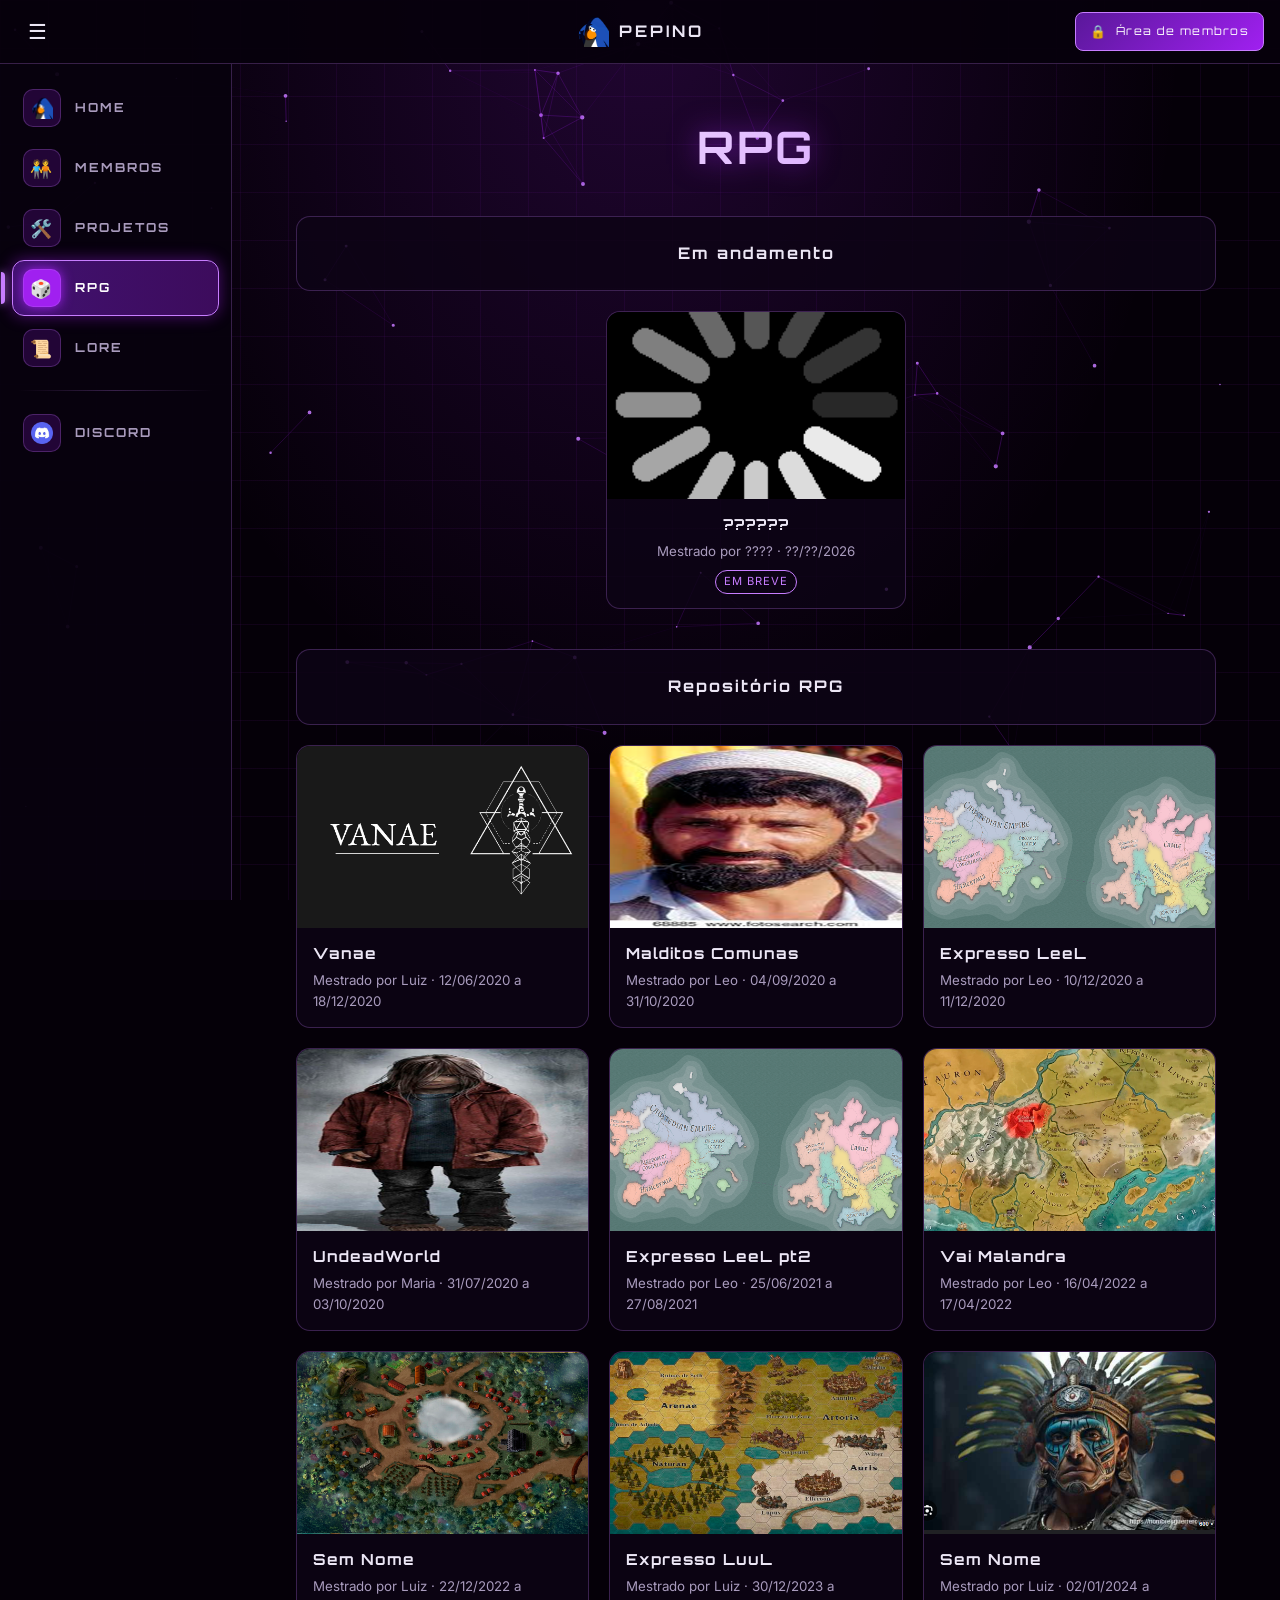
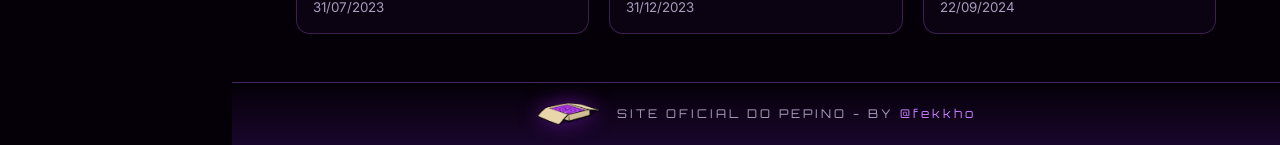
<file: rpg.html>
<!doctype html>
<html lang="pt-BR">
<head>
  <meta charset="utf-8">
  <meta name="viewport" content="width=device-width, initial-scale=1">
  <title>RPG · Pepino</title>
  <link rel="icon" href="images/favicon.png">
  <link href="https://fonts.googleapis.com/css2?family=Orbitron:wght@500;700;900&family=Inter:wght@400;500;600&display=swap" rel="stylesheet">
  <link rel="stylesheet" href="style.css">
</head>
<body>
  <main class="container">
    <h1 class="titulo">RPG</h1>

    <h2 class="cartao" style="text-align:center; font-family: var(--fonte-titulo); letter-spacing: 2px; font-size: 1rem;">Em andamento</h2>
    <div style="display: flex; justify-content: center; margin-bottom: 40px;">
      <a class="item centro" href="rpg-atual.html" style="width: 100%; max-width: 300px;">
        <img src="images/load.gif" alt="">
        <div class="info">
          <h3>??????</h3>
          <small>Mestrado por ???? · ??/??/2026</small>
          <span class="tag">Em breve</span>
        </div>
      </a>
    </div>

    <h2 class="cartao" style="text-align:center; font-family: var(--fonte-titulo); letter-spacing: 2px; font-size: 1rem;">Repositório RPG</h2>
    <!-- Para adicionar uma campanha: copie um bloco <div class="item">...</div> e troque os dados.
         Se tiver link, troque <div class="item"> por <a class="item" href="LINK" target="_blank"> e feche com </a> -->
    <div class="grade">
      <a class="item" href="https://cdn.discordapp.com/attachments/673150772875231233/789681085709287474/Vanae.docx" target="_blank" rel="noopener">
        <img src="images/unknown.png" alt="">
        <div class="info"><h3>Vanae</h3><small>Mestrado por Luiz · 12/06/2020 a 18/12/2020</small></div>
      </a>
      <div class="item">
        <img src="images/macu.png" alt="">
        <div class="info"><h3>Malditos Comunas</h3><small>Mestrado por Leo · 04/09/2020 a 31/10/2020</small></div>
      </div>
      <div class="item">
        <img src="images/expl.png" alt="">
        <div class="info"><h3>Expresso LeeL</h3><small>Mestrado por Leo · 10/12/2020 a 11/12/2020</small></div>
      </div>
      <div class="item">
        <img src="images/undq.png" alt="">
        <div class="info"><h3>UndeadWorld</h3><small>Mestrado por Maria · 31/07/2020 a 03/10/2020</small></div>
      </div>
      <div class="item">
        <img src="images/expl.png" alt="">
        <div class="info"><h3>Expresso LeeL pt2</h3><small>Mestrado por Leo · 25/06/2021 a 27/08/2021</small></div>
      </div>
      <a class="item" href="https://app.roll20.net/join/12904347/3CN1Vw" target="_blank" rel="noopener">
        <img src="images/vaim.png" alt="">
        <div class="info"><h3>Vai Malandra</h3><small>Mestrado por Leo · 16/04/2022 a 17/04/2022</small></div>
      </a>
      <div class="item">
        <img src="images/unknown1.png" alt="">
        <div class="info"><h3>Sem Nome</h3><small>Mestrado por Luiz · 22/12/2022 a 31/07/2023</small></div>
      </div>
      <div class="item">
        <img src="images/sdadas.png" alt="">
        <div class="info"><h3>Expresso LuuL</h3><small>Mestrado por Luiz · 30/12/2023 a 31/12/2023</small></div>
      </div>
      <div class="item">
        <img src="images/image1.png" alt="">
        <div class="info"><h3>Sem Nome</h3><small>Mestrado por Luiz · 02/01/2024 a 22/09/2024</small></div>
      </div>
    </div>
  </main>
  <script src="script.js"></script>
</body>
</html>
</file>
<file: style.css>
/* =========================================================
   PEPINO v2 — estilo compartilhado por todas as páginas
   Cores principais ficam aqui em cima: mude e o site todo muda.
   ========================================================= */
:root {
  --bg: #050008;
  --bg-2: #0d0416;
  --roxo: #a020f0;
  --roxo-claro: #c77dff;
  --roxo-escuro: #5a189a;
  --texto: #ece6f5;
  --texto-fraco: #a99bbd;
  --borda: rgba(199, 125, 255, 0.25);
  --brilho: 0 0 12px rgba(160, 32, 240, 0.7), 0 0 32px rgba(160, 32, 240, 0.35);
  --fonte-titulo: "Orbitron", system-ui, sans-serif;
  --fonte-texto: "Inter", system-ui, sans-serif;
  --nav-h: 64px;
}

* { box-sizing: border-box; margin: 0; padding: 0; }

html { scroll-behavior: smooth; }

body {
  background: var(--bg);
  color: var(--texto);
  font-family: var(--fonte-texto);
  line-height: 1.6;
  min-height: 100vh;
  display: flex;
  flex-direction: column;
  overflow-x: hidden;
}

a { color: var(--roxo-claro); }
img { max-width: 100%; display: block; }

/* fundo animado (partículas) */
#fundo {
  position: fixed;
  inset: 0;
  z-index: -2;
  pointer-events: none;
}
/* grade futurista no chão */
body::before {
  content: "";
  position: fixed;
  inset: 0;
  z-index: -3;
  background:
    radial-gradient(ellipse at 50% 0%, rgba(160, 32, 240, 0.18), transparent 60%),
    linear-gradient(rgba(160, 32, 240, 0.07) 1px, transparent 1px) 0 0 / 48px 48px,
    linear-gradient(90deg, rgba(160, 32, 240, 0.07) 1px, transparent 1px) 0 0 / 48px 48px,
    var(--bg);
}

/* ================= BARRA DE NAVEGAÇÃO ================= */
.nav {
  position: sticky;
  top: 0;
  z-index: 50;
  height: var(--nav-h);
  display: grid;
  grid-template-columns: 1fr auto 1fr; /* botão ☰ | logo no centro | vazio */
  align-items: center;
  gap: 16px;
  padding: 0 16px;
  background: rgba(7, 1, 12, 0.94); /* sem desfoque: pesava na placa de vídeo */
  border-bottom: 1px solid var(--borda);
}

.nav-marca {
  display: flex;
  align-items: center;
  gap: 10px;
  font-family: var(--fonte-titulo);
  font-weight: 700;
  letter-spacing: 3px;
  color: var(--texto);
  text-decoration: none;
}
.nav-marca img { width: 32px; height: 32px; object-fit: contain; }

/* botão ☰ que abre/recolhe a barra lateral */
.botao-lateral {
  justify-self: start;
  width: 42px; height: 42px;
  display: grid; place-items: center;
  border-radius: 50%;
  border: 1px solid transparent;
  background: transparent;
  color: var(--texto);
  font-size: 1.3rem;
  cursor: pointer;
  transition: background 0.25s, border-color 0.25s, box-shadow 0.25s;
}
.botao-lateral:hover, .botao-lateral:focus-visible {
  background: rgba(160, 32, 240, 0.2); border-color: var(--borda); box-shadow: var(--brilho); outline: none;
}

.botao {
  display: inline-flex;
  align-items: center;
  gap: 8px;
  padding: 10px 20px;
  border: 1px solid var(--roxo-claro);
  border-radius: 8px;
  background: linear-gradient(135deg, var(--roxo-escuro), var(--roxo));
  color: #fff;
  font-family: var(--fonte-titulo);
  font-size: 0.85rem;
  letter-spacing: 2px;
  text-transform: uppercase;
  text-decoration: none;
  cursor: pointer;
  transition: box-shadow 0.25s, transform 0.25s;
}
.botao:hover, .botao:focus-visible {
  box-shadow: var(--brilho);
  transform: translateY(-2px);
  outline: none;
}
.botao .seta { transition: transform 0.3s; font-size: 0.7rem; }

/* ================= BARRA LATERAL (estilo YouTube/Discord) ================= */
:root { --lat-w: 232px; --lat-mini: 76px; }

.lateral {
  position: fixed;
  top: var(--nav-h);
  bottom: 0;
  left: 0;
  z-index: 45;
  width: var(--lat-w);
  padding: 16px 12px;
  display: flex;
  flex-direction: column;
  gap: 4px;
  overflow-y: auto;
  overflow-x: hidden;
  background: rgba(8, 2, 14, 0.95);
  border-right: 1px solid var(--borda);
  transition: width 0.3s, transform 0.3s;
}
.lateral a {
  position: relative;
  display: flex;
  align-items: center;
  gap: 14px;
  padding: 8px 10px;
  border-radius: 12px;
  border: 1px solid transparent;
  color: var(--texto-fraco);
  text-decoration: none;
  font-family: var(--fonte-titulo);
  font-size: 0.78rem;
  font-weight: 700;
  letter-spacing: 2px;
  text-transform: uppercase;
  white-space: nowrap;
  transition: background 0.25s, color 0.25s, border-color 0.25s, box-shadow 0.25s;
}
.lateral .ico {
  width: 38px;
  height: 38px;
  flex-shrink: 0;
  display: grid;
  place-items: center;
  border-radius: 10px;
  background: rgba(160, 32, 240, 0.18);
  border: 1px solid rgba(199, 125, 255, 0.25);
  font-size: 1.1rem;
  transition: transform 0.3s, background 0.3s, box-shadow 0.3s;
}
.lateral .ico img { width: 22px; height: 22px; object-fit: contain; }
.lateral a:hover, .lateral a:focus-visible {
  color: #fff;
  background: rgba(160, 32, 240, 0.15);
  border-color: var(--borda);
  outline: none;
}
.lateral a:hover .ico, .lateral a:focus-visible .ico {
  transform: scale(1.1) rotate(-6deg);
  box-shadow: 0 0 12px rgba(160, 32, 240, 0.6);
}
/* página atual: acesa, com uma barrinha na esquerda */
.lateral a.atual {
  color: #fff;
  background: linear-gradient(90deg, rgba(90, 24, 154, 0.7), rgba(160, 32, 240, 0.35));
  border-color: var(--roxo-claro);
  box-shadow: 0 0 16px rgba(160, 32, 240, 0.45);
}
.lateral a.atual .ico { background: var(--roxo); box-shadow: 0 0 12px var(--roxo); }
.lateral a.atual::before {
  content: "";
  position: absolute;
  left: -12px;
  top: 20%;
  bottom: 20%;
  width: 4px;
  border-radius: 0 4px 4px 0;
  background: var(--roxo-claro);
  box-shadow: 0 0 10px var(--roxo-claro);
}
.lateral hr { border: 0; height: 1px; margin: 10px 6px; background: linear-gradient(90deg, transparent, var(--borda), transparent); }
.lateral .rot { transition: opacity 0.2s; }

/* a página inteira anda pro lado pra dar espaço pra barra;
   assim tudo fica centralizado no espaço que sobra (inclusive a logo de cima) */
body.com-lateral { --lat-atual: var(--lat-w); padding-left: var(--lat-atual); transition: padding-left 0.3s; }
body.lateral-mini { --lat-atual: var(--lat-mini); }
/* a barra de cima ocupa a tela toda: a logo fica sempre no centro, sem andar junto com a barra lateral */
body.com-lateral .nav {
  margin-left: calc(-1 * var(--lat-atual));
  padding-left: 16px;
  padding-right: 16px;
  transition: margin-left 0.3s;
}
body.com-lateral .botao-lateral { position: absolute; left: 16px; top: calc((var(--nav-h) - 42px) / 2); }
body.com-lateral .nav-marca { grid-column: 2; }

/* botão "Área de membros" no canto direito do cabeçalho */
.botao-area { grid-column: 3; justify-self: end; padding: 8px 14px; font-size: 0.7rem; letter-spacing: 1.5px; max-width: 100%; }
.botao-area .txt { white-space: nowrap; overflow: hidden; text-overflow: ellipsis; text-transform: none; }
.botao-area .ico { font-size: 0.8rem; }
.botao-area.atual { box-shadow: var(--brilho); border-color: #fff; }
@media (max-width: 700px) {
  .botao-area { padding: 8px 10px; }
  .botao-area .txt { display: none; } /* no celular fica só o cadeado */
}

/* recolhida (computador): só os ícones */
body.lateral-mini .lateral { width: var(--lat-mini); }
body.lateral-mini .lateral a { justify-content: center; gap: 0; padding: 8px 0; }
body.lateral-mini .lateral .rot { opacity: 0; width: 0; overflow: hidden; }

/* fundo escuro atrás da barra no celular */
.lateral-fundo {
  position: fixed;
  inset: var(--nav-h) 0 0 0;
  z-index: 44;
  background: rgba(0, 0, 0, 0.6);
  opacity: 0;
  visibility: hidden;
  transition: opacity 0.3s, visibility 0.3s;
}

/* tela pequena: a barra fica escondida e abre por cima com o ☰ */
@media (max-width: 900px) {
  .lateral { transform: translateX(-100%); width: var(--lat-w); box-shadow: 10px 0 40px rgba(0, 0, 0, 0.6); }
  body.com-lateral { --lat-atual: 0px; }
  body.lateral-aberta .lateral { transform: none; }
  body.lateral-aberta .lateral-fundo { opacity: 1; visibility: visible; }
}

/* ================= CONTEÚDO ================= */
main { flex: 1; width: 100%; }

.container {
  width: 100%;
  max-width: 960px;
  margin: 0 auto;
  padding: 48px 20px;
}

.titulo {
  font-family: var(--fonte-titulo);
  font-size: clamp(1.8rem, 5vw, 2.8rem);
  letter-spacing: 3px;
  text-transform: uppercase;
  text-align: center;
  margin-bottom: 32px;
  background: linear-gradient(90deg, #fff, var(--roxo-claro));
  -webkit-background-clip: text;
  background-clip: text;
  color: transparent;
  filter: drop-shadow(0 0 14px rgba(160, 32, 240, 0.55));
}

.cartao {
  background: rgba(13, 4, 22, 0.85); /* sem desfoque: pesava na placa de vídeo */
  border: 1px solid var(--borda);
  border-radius: 14px;
  padding: 24px;
  margin-bottom: 20px;
  transition: border-color 0.3s, box-shadow 0.3s, transform 0.3s;
}
.cartao:hover { border-color: var(--roxo-claro); box-shadow: 0 0 24px rgba(160, 32, 240, 0.25); }

.cartao h2 {
  font-family: var(--fonte-titulo);
  font-size: 1.05rem;
  letter-spacing: 2px;
  color: var(--roxo-claro);
  margin-bottom: 10px;
}
.cartao p + p { margin-top: 12px; }

.centro { text-align: center; }
.botoes-linha { display: flex; flex-wrap: wrap; gap: 12px; justify-content: center; margin: 24px 0; }

/* grade de cartões com imagem (projetos, rpg, membros) */
.grade {
  display: grid;
  grid-template-columns: repeat(auto-fill, minmax(220px, 1fr));
  gap: 20px;
}
.item {
  display: flex;
  flex-direction: column;
  background: rgba(13, 4, 22, 0.8);
  border: 1px solid var(--borda);
  border-radius: 14px;
  overflow: hidden;
  color: var(--texto);
  text-decoration: none;
  transition: transform 0.3s, border-color 0.3s, box-shadow 0.3s;
}
a.item:hover, a.item:focus-visible {
  transform: translateY(-6px);
  border-color: var(--roxo-claro);
  box-shadow: 0 10px 30px rgba(160, 32, 240, 0.35);
  outline: none;
}
.item img { width: 100%; aspect-ratio: 16 / 10; object-fit: cover; background: #000; }
.item .info { padding: 14px 16px; }
.item h3 { font-family: var(--fonte-titulo); font-size: 0.95rem; letter-spacing: 1px; }
.item small { color: var(--texto-fraco); display: block; margin-top: 4px; }
.tag {
  display: inline-block;
  margin-top: 8px;
  font-size: 0.7rem;
  letter-spacing: 1px;
  text-transform: uppercase;
  padding: 2px 8px;
  border-radius: 99px;
  border: 1px solid var(--roxo-claro);
  color: var(--roxo-claro);
}

/* ================= RODAPÉ ================= */
.rodape {
  display: flex;
  align-items: center;
  justify-content: center;
  flex-wrap: wrap;
  gap: 16px;
  text-align: center;
  padding: 20px 20px;
  border-top: 1px solid var(--borda);
  background: linear-gradient(to top, rgba(90, 24, 154, 0.25), transparent);
}
.portal {
  display: inline-block;
  width: 64px;
  transition: transform 0.4s, filter 0.4s;
  filter: drop-shadow(0 0 10px rgba(160, 32, 240, 0.5));
}
.portal:hover, .portal:focus-visible {
  transform: scale(1.1) rotate(-3deg);
  filter: drop-shadow(0 0 28px rgba(199, 125, 255, 0.95));
  outline: none;
}
.portal img { animation: flutuar 3s ease-in-out infinite; }
.rodape p {
  font-family: var(--fonte-titulo);
  font-size: 0.75rem;
  letter-spacing: 3px;
  color: var(--texto-fraco);
  text-transform: uppercase;
}
.rodape p a {
  color: var(--roxo-claro);
  text-decoration: none;
  text-transform: none;
  transition: color 0.25s, text-shadow 0.25s;
}
.rodape p a:hover, .rodape p a:focus-visible { color: #fff; text-shadow: var(--brilho); outline: none; }

@keyframes flutuar {
  0%, 100% { transform: translateY(0); }
  50% { transform: translateY(-4px); }
}

/* animação de entrada dos elementos */
.aparecer { opacity: 0; transform: translateY(24px); transition: opacity 0.7s, transform 0.7s; }
.aparecer.visivel { opacity: 1; transform: none; }

/* ================= CELULAR ================= */
@media (max-width: 600px) {
  .nav { padding: 0 12px; gap: 10px; }
  .container { padding: 32px 16px; }
  .cartao { padding: 18px; }
  .rodape { gap: 10px; padding: 16px 12px; flex-wrap: nowrap; }
  .portal { width: 44px; flex-shrink: 0; }
  .rodape p { font-size: 0.6rem; letter-spacing: 1px; }
}

@media (prefers-reduced-motion: reduce) {
  *, *::before, *::after { animation: none !important; transition: none !important; }
  .aparecer { opacity: 1; transform: none; }
}
</file>
